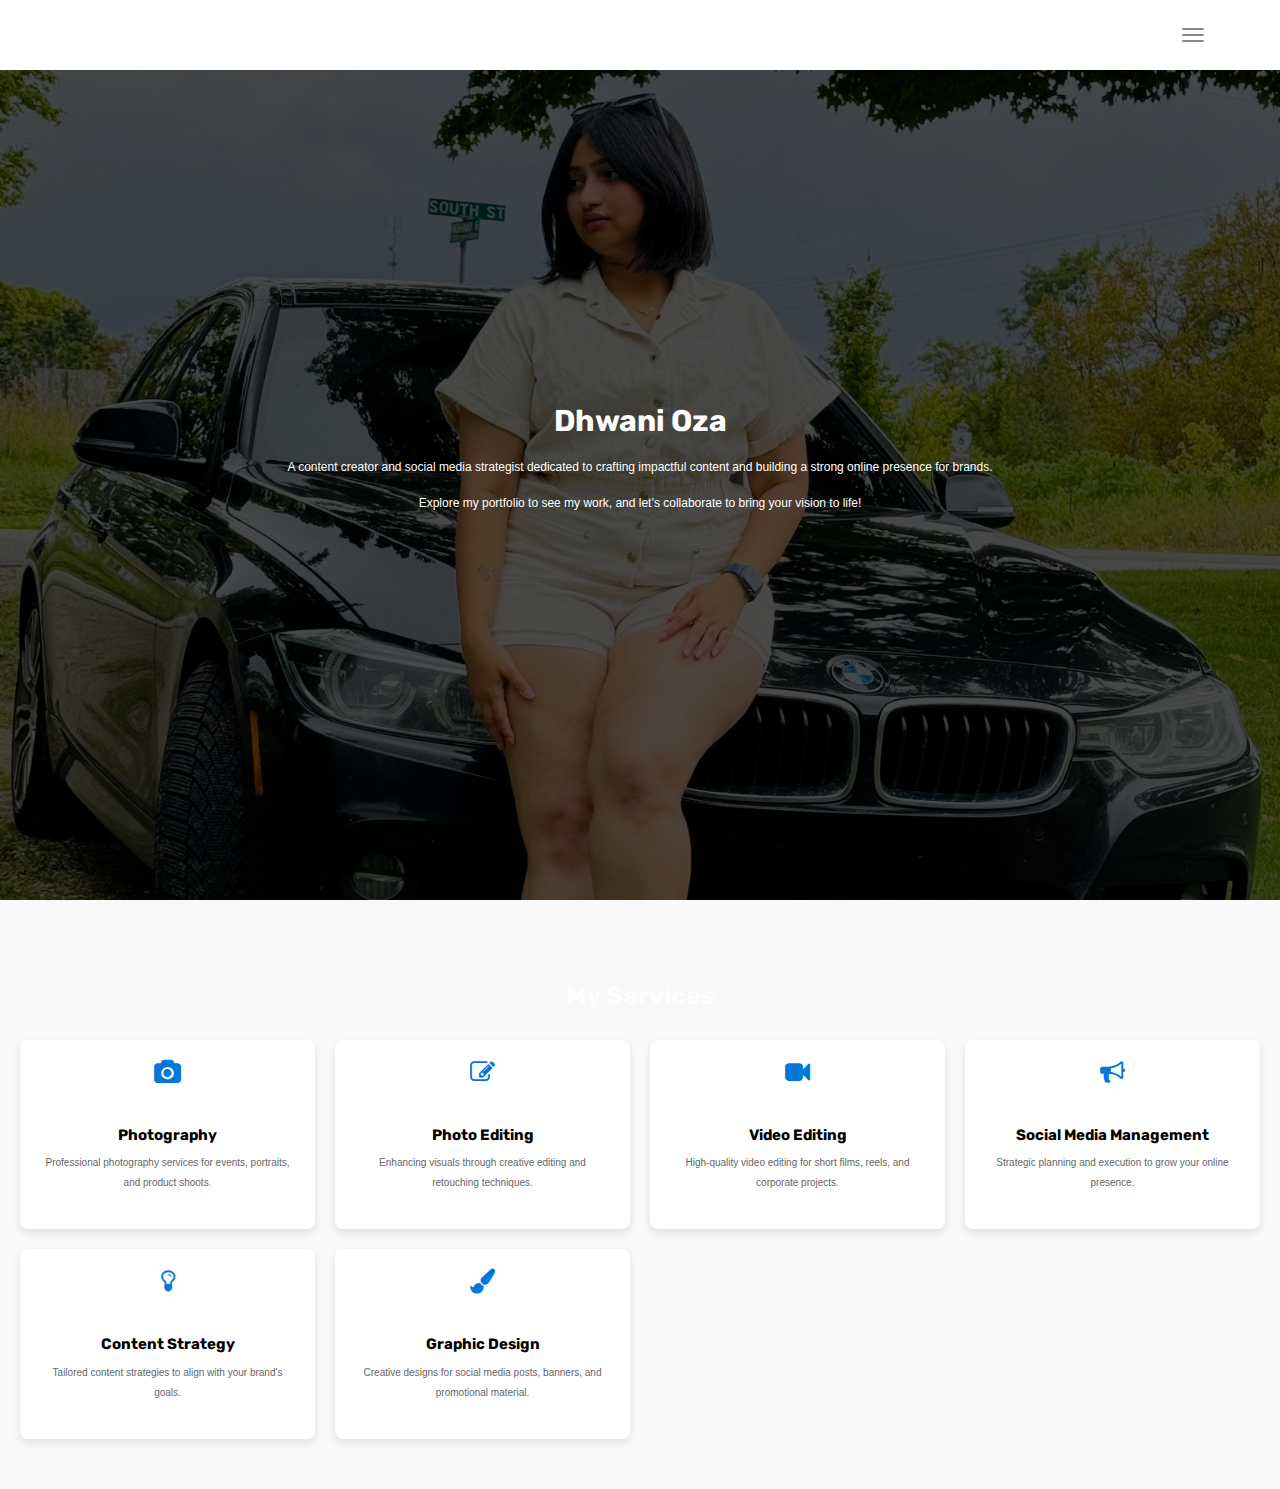
<file: index.html>
<!DOCTYPE html>
<html lang="en">

<head>
  <meta charset="UTF-8">
  <meta content="IE=edge" http-equiv="X-UA-Compatible">
  <meta content="width=device-width,initial-scale=1" name="viewport">
  <meta content="description" name="description">
  <meta name="google" content="notranslate" />
  <meta content="Mashup templates have been developped by Orson.io team" name="author">


  <meta name="msapplication-tap-highlight" content="no">

  <link rel="apple-touch-icon" sizes="180x180" href="./assets/apple-icon-180x180.png">
  <link href="./assets/favicon.ico" rel="icon">

  <title>Title page</title>

  <link href="./main.3da94fde.css" rel="stylesheet">
  <style>
    /* General Styles */
    body {
      margin: 0;
      padding: 0;
      font-family: Arial, sans-serif;
      color: #fffdfd;
    }

    /* Header Section
  header {
    text-align: center;
    padding: 20px;
    background-color: #fff;
    border-bottom: 1px solid #ddd;
  } */

    /* header nav ul {
    list-style: none;
    display: flex;
    justify-content: center;
    gap: 20px;
    margin: 0;
    padding: 0;
  } */

    /* header nav ul li a {
    text-decoration: none;
    color: #333;
    font-weight: bold;
  } */

    /* Hero Section */
    .hero-container {
      display: flex;
      align-items: center;
      justify-content: center;
      text-align: center;
      background: url('./assets/images/index.jpg') no-repeat center/cover;
      height: 100vh;
      color: white;
      position: relative;
    }

    .hero-container .overlay-gradient {
      position: absolute;
      top: 0;
      left: 0;
      right: 0;
      bottom: 0;
      background: rgba(0, 0, 0, 0.4);
    }

    .hero-container .text-content {
      z-index: 2;
    }

    .hero-container h1 {
      font-size: 3rem;
      font-weight: bold;
      margin-bottom: 20px;
    }

    .hero-container p {
      font-size: 1.2rem;
      line-height: 1.5;
    }

    /* Services Section */
    .services-container {
      padding: 50px 20px;
      text-align: center;
      background: #f9f9f9;
    }

    .services-container h2 {
      font-size: 2.5rem;
      margin-bottom: 30px;
      color: #fffdfd;
    }

    .services-grid {
      display: grid;
      grid-template-columns: repeat(auto-fit, minmax(250px, 1fr));
      gap: 20px;
      margin-top: 30px;
    }

    .service-item {
      background: #fff;
      padding: 20px;
      border-radius: 8px;
      box-shadow: 0 4px 8px rgba(0, 0, 0, 0.1);
      text-align: center;
    }

    .service-item h3 {
      font-size: 1.5rem;
      margin-bottom: 10px;
    }

    .service-item p {
      font-size: 1rem;
      color: #666;
    }

    .service-item i {
      font-size: 2.5rem;
      margin-bottom: 10px;
      color: #0078d7;
    }

    /* Footer */
    footer {
      text-align: center;
      padding: 20px;
      background-color: #333;
      color: white;
      margin-top: 50px;
    }
  </style>
</head>

<body>



  <header>
    <nav class="navbar navbar-fixed-top navbar-default">
      <div class="container">
        <button type="button" class="navbar-toggle">
          <span class="sr-only">Toggle navigation</span>
          <span class="icon-bar"></span>
          <span class="icon-bar"></span>
          <span class="icon-bar"></span>
        </button>

        <nav class="navbar-fullscreen" id="navbar-middle">
          <button type="button" class="close" aria-label="Close"><span aria-hidden="true">&times;</span></button>
          <ul class="navbar-fullscreen-links">
            <li><a href="./index.html" title="">Home</a></li>
            <li><a href="./project.html" title="">Project</a></li>
            <li><a href="./about.html" title="">About me</a></li>
            <li><a href="./components.html" title="">Connect</a></li>
          </ul>




        </nav>

      </div>
    </nav>

  </header>
  <section class="hero-container">
    <div class="overlay-gradient"></div>
    <div class="text-content">
      <h1 style="color: white;">Dhwani Oza</h1>
      <p>
        A content creator and social media strategist dedicated to crafting impactful content and building a strong
        online presence for brands.
        <br><br>
        Explore my portfolio to see my work, and let’s collaborate to bring your vision to life!
      </p>
    </div>
  </section>

  <!-- Services Section -->
  <section class="services-container">
    <h2>My Services</h2>
    <div class="services-grid">
      <div class="service-item">
        <i class="fa fa-camera"></i>
        <h3>Photography</h3>
        <p>Professional photography services for events, portraits, and product shoots.</p>
      </div>
      <div class="service-item">
        <i class="fa fa-edit"></i>
        <h3>Photo Editing</h3>
        <p>Enhancing visuals through creative editing and retouching techniques.</p>
      </div>
      <div class="service-item">
        <i class="fa fa-video-camera"></i>
        <h3>Video Editing</h3>
        <p>High-quality video editing for short films, reels, and corporate projects.</p>
      </div>
      <div class="service-item">
        <i class="fa fa-bullhorn"></i>
        <h3>Social Media Management</h3>
        <p>Strategic planning and execution to grow your online presence.</p>
      </div>
      <div class="service-item">
        <i class="fa fa-lightbulb-o"></i>
        <h3>Content Strategy</h3>
        <p>Tailored content strategies to align with your brand's goals.</p>
      </div>
      <div class="service-item">
        <i class="fa fa-paint-brush"></i>
        <h3>Graphic Design</h3>
        <p>Creative designs for social media posts, banners, and promotional material.</p>
      </div>
    </div>
  </section>

  <!-- <div class="hero-full-container background-image-container white-text-container" style="background-image:url('./assets/images/Screenshot 2025-01-04 at 6.39.10 PM.png'); background-position: top; height: 100vh; display: flex; justify-content: center; align-items: center; text-align: center; color: white; position: top;">
<!-- <div class="hero-full-container background-image-container white-text-container" 
    style="background-image: url('./assets/images/Picture3.png'); background-repeat: no-repeat; background-position: top;">-->


  <!--<div class="overlay-gradient"></div>
  <div class="container">
    <div class="row">
      <div class="col-xs-12 col-md-7 col-md-offset-1"> 
        <div class="hero-full-wrapper">
          <div class="text-content">
            <h1 style="text-align: center;">Dhwani Oza</h1>
            <p>A content creator and social media strategist dedicated to crafting impactful content and building strong online presence for brands.<br><br>

Explore my portfolio to see my work and let’s collaborate to bring your vision to life!</p>
          </div>
        </div>
      </div>
    </div>  
  </div>
</div> -->




  <script>
    document.addEventListener("DOMContentLoaded", function (event) {
      navbarFixedTopAnimation();
      closeMenuBeforeGoingToPage();
    });
  </script>




  <script>
    document.addEventListener("DOMContentLoaded", function (event) {
      navbarToggleSidebar();
      closeMenuBeforeGoingToPage();
      navActivePage();
    });
  </script>
  <script type="text/javascript" src="./main.4c6e144e.js"></script>

</body>

</html>
</file>
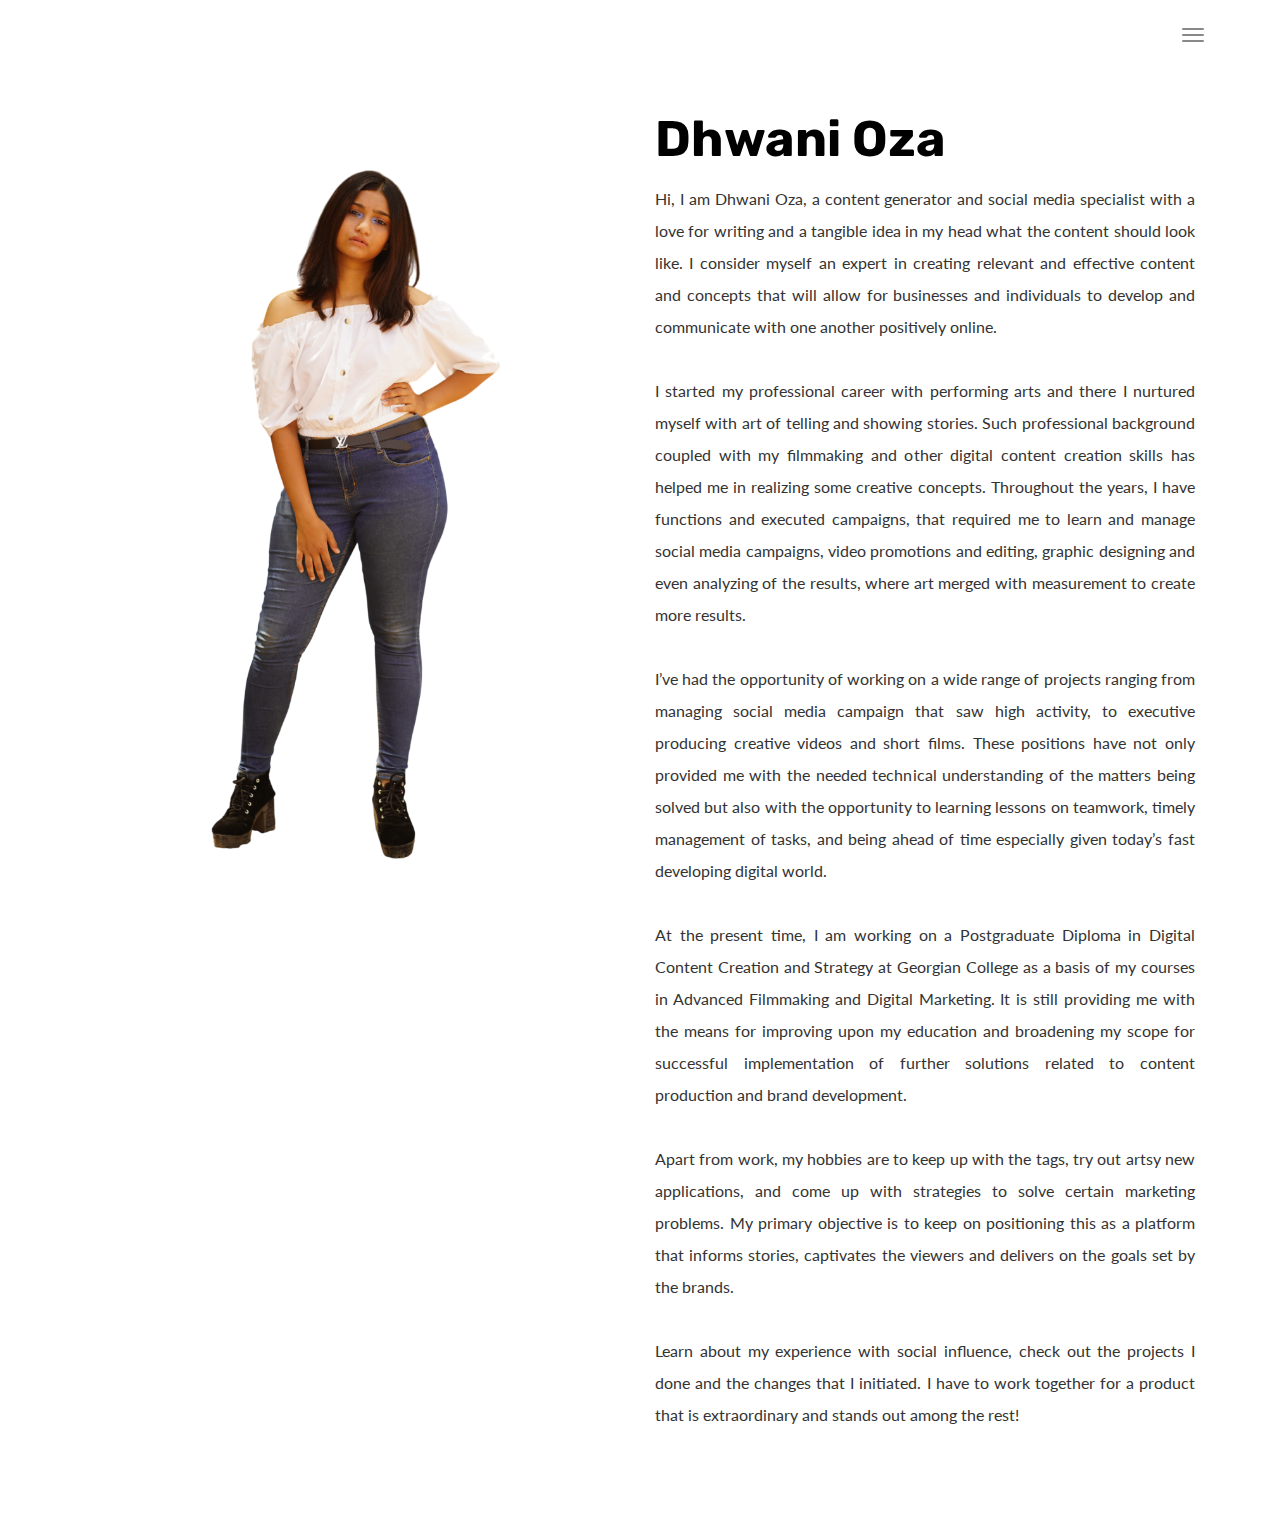
<file: about.html>
<!DOCTYPE html>
<html lang="en">

<head>
  <meta charset="UTF-8">
  <meta content="IE=edge" http-equiv="X-UA-Compatible">
  <meta content="width=device-width,initial-scale=1" name="viewport">
  <meta content="description" name="description">
  <meta name="google" content="notranslate" />
  <meta content="Mashup templates have been developped by Orson.io team" name="author">

  <!-- Disable tap highlight on IE -->
  <meta name="msapplication-tap-highlight" content="no">
  
  <link rel="apple-touch-icon" sizes="180x180" href="./assets/apple-icon-180x180.png">
  <link href="./assets/favicon.ico" rel="icon">
  
  <title>Title page</title>  

<link href="./main.3da94fde.css" rel="stylesheet">

</head>

<body>

<!-- Add your content of header -->

<header>
  <nav class="navbar navbar-fixed-top navbar-default">
    <div class="container">
        <button type="button" class="navbar-toggle">
          <span class="sr-only">Toggle navigation</span>
          <span class="icon-bar"></span>
          <span class="icon-bar"></span>
          <span class="icon-bar"></span>
        </button>
        
      <nav class="navbar-fullscreen" id="navbar-middle">
        <button type="button" class="close" aria-label="Close"><span aria-hidden="true">&times;</span></button>
        <ul class="navbar-fullscreen-links">
          <li><a href="./index.html" title="">Home</a></li>
          <li><a href="./project.html" title="">Project</a></li>
          <li><a href="./about.html" title="">About me</a></li>
          <li><a href="./components.html" title="">Connect</a></li>
        </ul>

        


      </nav> 
    
    </div>
  </nav>
</header>
<div class="section-container content-container">
    <div class="container">
        <div class="row">
            <div class="col-xs-12">
                <div class="col-md-6">
                    <img src="./assets/images/43318-Photoroom.png" style="width: 250%; height: auto;" class="img-responsive" alt=""> 
                </div>
                <div class="col-md-6">
                    <h1 >Dhwani Oza</h1>
                    <p style="text-align: justify;">Hi, I am Dhwani Oza, a content generator and social media specialist with a love for writing and a tangible idea in my head what the content should look like. I consider myself an expert in creating relevant and effective content and concepts that will allow for businesses and individuals to develop and communicate with one another positively online.<br><br>

I started my professional career with performing arts and there I nurtured myself with art of telling and showing stories. Such professional background coupled with my filmmaking and other digital content creation skills has helped me in realizing some creative concepts. Throughout the years, I have functions and executed campaigns, that required me to learn and manage social media campaigns, video promotions and editing, graphic designing and even analyzing of the results, where art merged with measurement to create more results.<br><br>

I’ve had the opportunity of working on a wide range of projects ranging from managing social media campaign that saw high activity, to executive producing creative videos and short films. These positions have not only provided me with the needed technical understanding of the matters being solved but also with the opportunity to learning lessons on teamwork, timely management of tasks, and being ahead of time especially given today’s fast developing digital world.<br><br>

At the present time, I am working on a Postgraduate Diploma in Digital Content Creation and Strategy at Georgian College as a basis of my courses in Advanced Filmmaking and Digital Marketing. It is still providing me with the means for improving upon my education and broadening my scope for successful implementation of further solutions related to content production and brand development.<br><br>

Apart from work, my hobbies are to keep up with the tags, try out artsy new applications, and come up with strategies to solve certain marketing problems. My primary objective is to keep on positioning this as a platform that informs stories, captivates the viewers and delivers on the goals set by the brands.<br><br>

Learn about my experience with social influence, check out the projects I done and the changes that I initiated. I have to work together for a product that is extraordinary and stands out among the rest!</p>

                    
                </div>
            </div>
        </div>
    </div>
</div>




<script>
    document.addEventListener("DOMContentLoaded", function (event) {
      navbarToggleSidebar();
      closeMenuBeforeGoingToPage();
      navActivePage();
    });
</script>
 <script type="text/javascript" src="./main.4c6e144e.js"></script></body>

</html>
</file>
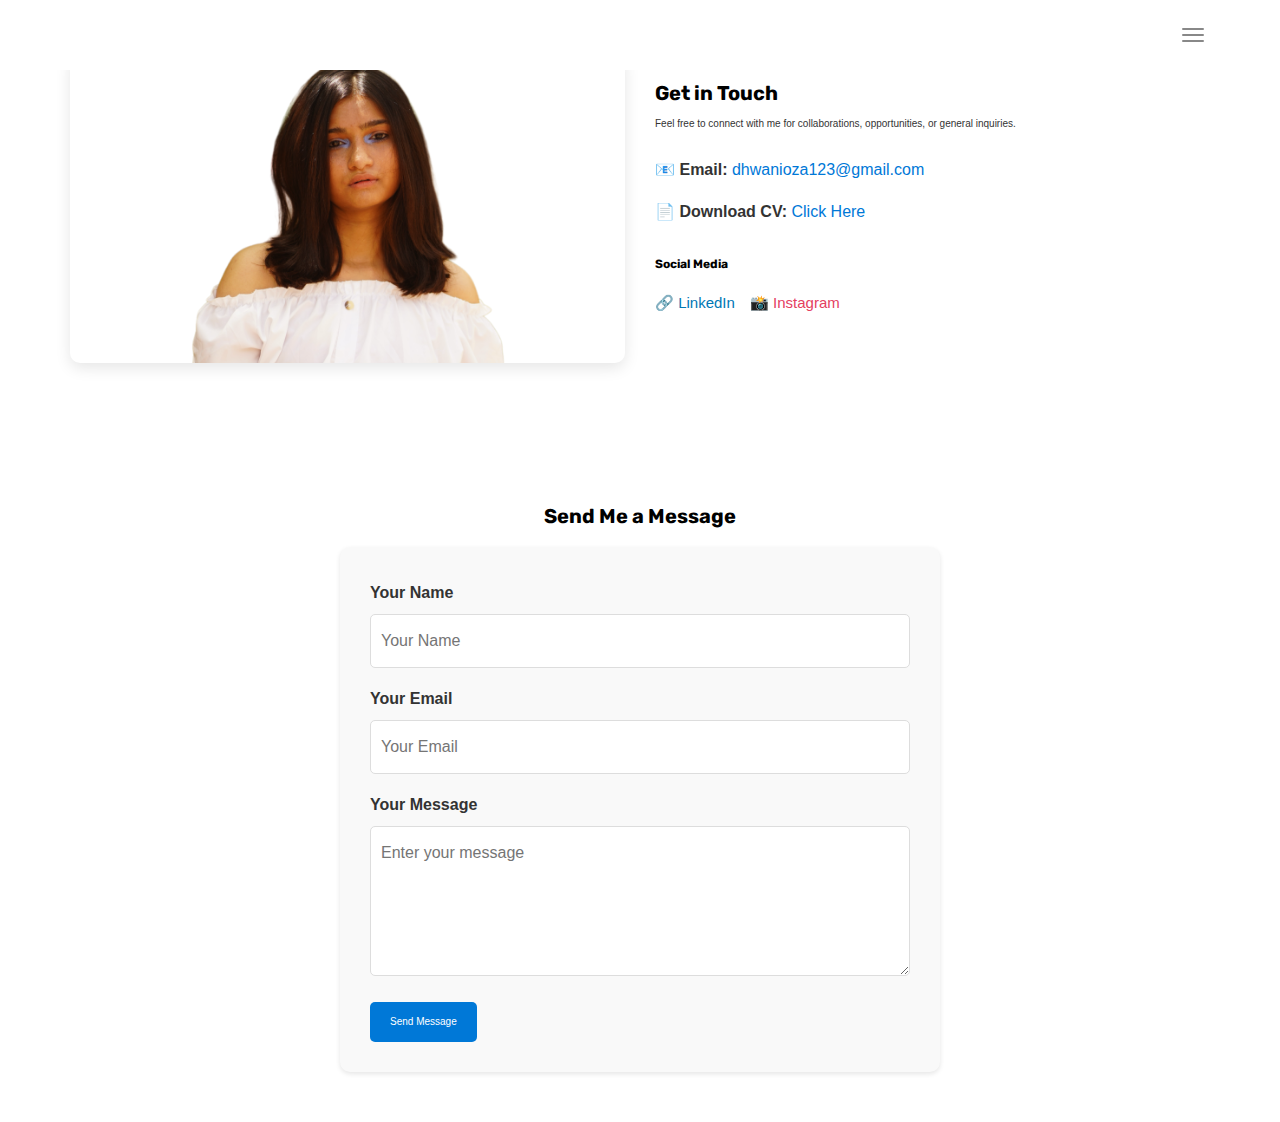
<file: contact.html>
<!DOCTYPE html>
<html lang="en">

<head>
  <meta charset="UTF-8">
  <meta content="IE=edge" http-equiv="X-UA-Compatible">
  <meta content="width=device-width,initial-scale=1" name="viewport">
  <meta content="description" name="description">
  <meta name="google" content="notranslate" />
  <meta content="Mashup templates have been developed by Orson.io team" name="author">

  <meta name="msapplication-tap-highlight" content="no">
  
  <link rel="apple-touch-icon" sizes="180x180" href="./assets/apple-icon-180x180.png">
  <link href="./assets/favicon.ico" rel="icon">
  
  <title>Connect with Dhwani Oza</title>  
  <link href="./main.3da94fde.css" rel="stylesheet">
</head>

<body style="
  margin: 0;
  padding: 0;
  font-family: Arial, sans-serif;
  color: #333;
  background-color: #fff;
">

  <!-- Header Section -->
  <header>
    <nav class="navbar navbar-fixed-top navbar-default">
      <div class="container">
        <button type="button" class="navbar-toggle">
          <span class="sr-only">Toggle navigation</span>
          <span class="icon-bar"></span>
          <span class="icon-bar"></span>
          <span class="icon-bar"></span>
        </button>
        
        <nav class="navbar-fullscreen" id="navbar-middle">
          <button type="button" class="close" aria-label="Close"><span aria-hidden="true">&times;</span></button>
          <ul class="navbar-fullscreen-links">
            <li><a href="./index.html" title="">Home</a></li>
            <li><a href="./project.html" title="">Project</a></li>
            <li><a href="./about.html" title="">About me</a></li>
            <li><a href="./components.html" title="">Components</a></li>
          </ul>
        </nav>
      </div>
    </nav>
  </header>

  <!-- Main Content Section -->
  <div class="section-container" style="padding: 50px 20px;">
    <div class="container">
      <div class="row">

        <!-- Left Side: Image -->
        <div class="col-xs-12 col-md-6" style="text-align: center; margin-bottom: 30px;">
          <div class="template-example">
            <img src="./assets/images/connect_me.png" alt="Connect with Me" style="
              width: 100%;
              height: auto;
              border-radius: 10px;
              box-shadow: 0 5px 15px rgba(0,0,0,0.1);
            ">
          </div>
        </div>

        <!-- Right Side: Contact Details -->
        <div class="col-xs-12 col-md-6">
          <div class="template-example">
            <h2 style="font-size: 2rem; margin-bottom: 10px;">Get in Touch</h2>
            <p style="font-size: 1rem; margin-bottom: 20px;">
              Feel free to connect with me for collaborations, opportunities, or general inquiries.
            </p>

            <ul style="list-style: none; padding: 0; margin-bottom: 30px;">
              <li style="margin-bottom: 10px;">
                📧 <strong>Email:</strong> 
                <a href="mailto:dhwanioza123@gmail.com" style="text-decoration: none; color: #0078d7;">dhwanioza123@gmail.com</a>
              </li>
              <li style="margin-bottom: 10px;">
                📄 <strong>Download CV:</strong> 
                <a href="#" style="text-decoration: none; color: #0078d7;">Click Here</a>
              </li>
            </ul>

            <h3 style="font-size: 1.2rem; margin-top: 20px;">Social Media</h3>
            <ul style="list-style: none; padding: 0; display: flex; gap: 15px; margin-top: 10px;">
              <li>
                <a href="https://www.linkedin.com" style="
                  text-decoration: none;
                  color: #0077b5;
                  font-size: 1.5rem;
                ">🔗 LinkedIn</a>
              </li>
              <li>
                <a href="https://www.instagram.com/dhwani.ozaa" style="
                  text-decoration: none;
                  color: #e4405f;
                  font-size: 1.5rem;
                ">📸 Instagram</a>
              </li>
            </ul>
          </div>
        </div>
      </div>

      <!-- Contact Form -->
      <div class="row" style="margin-top: 50px;">
        <div class="col-xs-12">
          <h2 style="font-size: 2rem; text-align: center; margin-bottom: 20px;">Send Me a Message</h2>
          <form style="
            max-width: 600px;
            margin: 0 auto;
            background: #f9f9f9;
            padding: 30px;
            border-radius: 10px;
            box-shadow: 0 2px 5px rgba(0,0,0,0.1);
          ">
            <div style="margin-bottom: 15px;">
              <label style="font-weight: bold;">Your Name</label>
              <input type="text" placeholder="Your Name" style="
                width: 100%;
                padding: 10px;
                border: 1px solid #ddd;
                border-radius: 5px;
              ">
            </div>
            <div style="margin-bottom: 15px;">
              <label style="font-weight: bold;">Your Email</label>
              <input type="email" placeholder="Your Email" style="
                width: 100%;
                padding: 10px;
                border: 1px solid #ddd;
                border-radius: 5px;
              ">
            </div>
            <div style="margin-bottom: 15px;">
              <label style="font-weight: bold;">Your Message</label>
              <textarea rows="4" placeholder="Enter your message" style="
                width: 100%;
                padding: 10px;
                border: 1px solid #ddd;
                border-radius: 5px;
              "></textarea>
            </div>
            <button type="submit" style="
              background: #0078d7;
              color: #fff;
              padding: 10px 20px;
              border: none;
              border-radius: 5px;
              font-size: 1rem;
              cursor: pointer;
            ">Send Message</button>
          </form>
        </div>
      </div>
    </div>
  </div>

  <script type="text/javascript" src="./main.4c6e144e.js"></script>
</body>

</html>
</file>
<file: main.3da94fde.css>
@import url(https://fonts.googleapis.com/css?family=Lato:300,700|Rubik:400,700);
@import url(https://maxcdn.bootstrapcdn.com/font-awesome/4.7.0/css/font-awesome.min.css);

/*!
 * Bootstrap v3.3.7 (http://getbootstrap.com)
 * Copyright 2011-2016 Twitter, Inc.
 * Licensed under MIT (https://github.com/twbs/bootstrap/blob/master/LICENSE)
 */
/*! normalize.css v3.0.3 | MIT License | github.com/necolas/normalize.css */
html {
    font-family: sans-serif;
    -ms-text-size-adjust: 100%;
    -webkit-text-size-adjust: 100%
}

body {
    margin: 0
}

article,
aside,
details,
figcaption,
figure,
footer,
header,
hgroup,
main,
menu,
nav,
section,
summary {
    display: block
}

audio,
canvas,
progress,
video {
    display: inline-block;
    vertical-align: baseline
}

audio:not([controls]) {
    display: none;
    height: 0
}

[hidden],
template {
    display: none
}

a {
    background-color: transparent
}

a:active,
a:hover {
    outline: 0
}

abbr[title] {
    border-bottom: 1px dotted
}

b,
strong {
    font-weight: 700
}

dfn {
    font-style: italic
}

h1 {
    font-size: 2em;
    margin: .67em 0
}

mark {
    background: #ff0;
    color: #000
}

small {
    font-size: 80%
}

sub,
sup {
    font-size: 75%;
    line-height: 0;
    position: relative;
    vertical-align: baseline
}

sup {
    top: -.5em
}

sub {
    bottom: -.25em
}

img {
    border: 0
}

svg:not(:root) {
    overflow: hidden
}

figure {
    margin: 1em 40px
}

hr {
    box-sizing: content-box;
    height: 0
}

pre {
    overflow: auto
}

code,
kbd,
pre,
samp {
    font-family: monospace, monospace;
    font-size: 1em
}

button,
input,
optgroup,
select,
textarea {
    color: inherit;
    font: inherit;
    margin: 0
}

button {
    overflow: visible
}

button,
select {
    text-transform: none
}

button,
html input[type=button],
input[type=reset],
input[type=submit] {
    -webkit-appearance: button;
    cursor: pointer
}

button[disabled],
html input[disabled] {
    cursor: default
}

button::-moz-focus-inner,
input::-moz-focus-inner {
    border: 0;
    padding: 0
}

input {
    line-height: normal
}

input[type=checkbox],
input[type=radio] {
    box-sizing: border-box;
    padding: 0
}

input[type=number]::-webkit-inner-spin-button,
input[type=number]::-webkit-outer-spin-button {
    height: auto
}

input[type=search] {
    -webkit-appearance: textfield;
    box-sizing: content-box
}

input[type=search]::-webkit-search-cancel-button,
input[type=search]::-webkit-search-decoration {
    -webkit-appearance: none
}

fieldset {
    border: 1px solid silver;
    margin: 0 2px;
    padding: .35em .625em .75em
}

textarea {
    overflow: auto
}

optgroup {
    font-weight: 700
}

table {
    border-collapse: collapse;
    border-spacing: 0
}

td,
th {
    padding: 0
}

/*! Source: https://github.com/h5bp/html5-boilerplate/blob/master/src/css/main.css */
@media print {

    *,
    :after,
    :before {
        background: transparent !important;
        color: #000 !important;
        box-shadow: none !important;
        text-shadow: none !important
    }

    a,
    a:visited {
        text-decoration: underline
    }

    a[href]:after {
        content: " (" attr(href) ")"
    }

    abbr[title]:after {
        content: " (" attr(title) ")"
    }

    a[href^="#"]:after,
    a[href^="javascript:"]:after {
        content: ""
    }

    blockquote,
    pre {
        border: 1px solid #999;
        page-break-inside: avoid
    }

    thead {
        display: table-header-group
    }

    img,
    tr {
        page-break-inside: avoid
    }

    img {
        max-width: 100% !important
    }

    h2,
    h3,
    p {
        orphans: 3;
        widows: 3
    }

    h2,
    h3 {
        page-break-after: avoid
    }

    .navbar {
        display: none
    }

    .btn>.caret,
    .dropup>.btn>.caret {
        border-top-color: #000 !important
    }

    .label {
        border: 1px solid #000
    }

    .table {
        border-collapse: collapse !important
    }

    .table td,
    .table th {
        background-color: #fff !important
    }

    .table-bordered td,
    .table-bordered th {
        border: 1px solid #ddd !important
    }
}

*,
:after,
:before {
    -webkit-box-sizing: border-box;
    -moz-box-sizing: border-box;
    box-sizing: border-box
}

html {
    font-size: 10px;
    -webkit-tap-highlight-color: transparent
}

body {
    font-family: Lato, Helvetica, Arial, sans-serif;
    font-size: 16px;
    line-height: 2;
    color: #333;
    background-color: #fff
}

button,
input,
select,
textarea {
    font-family: inherit;
    font-size: inherit;
    line-height: inherit
}

a {
    color: #333;
    text-decoration: none
}

a:focus,
a:hover {
    color: #0d0d0d;
    text-decoration: underline
}

a:focus {
    outline: 5px auto -webkit-focus-ring-color;
    outline-offset: -2px
}

figure {
    margin: 0
}

img {
    vertical-align: middle
}

.img-responsive {
    display: block;
    max-width: 100%;
    height: auto
}

.img-rounded {
    border-radius: 0
}

.img-thumbnail {
    padding: 4px;
    line-height: 2;
    background-color: #fff;
    border: 1px solid #ddd;
    border-radius: 0;
    -webkit-transition: all .2s ease-in-out;
    -o-transition: all .2s ease-in-out;
    transition: all .2s ease-in-out;
    display: inline-block;
    max-width: 100%;
    height: auto
}

.img-circle {
    border-radius: 50%
}

hr {
    margin-top: 32px;
    margin-bottom: 32px;
    border: 0;
    border-top: 1px solid #eee
}

.sr-only {
    position: absolute;
    width: 1px;
    height: 1px;
    margin: -1px;
    padding: 0;
    overflow: hidden;
    clip: rect(0, 0, 0, 0);
    border: 0
}

.sr-only-focusable:active,
.sr-only-focusable:focus {
    position: static;
    width: auto;
    height: auto;
    margin: 0;
    overflow: visible;
    clip: auto
}

[role=button] {
    cursor: pointer
}

.h1,
.h2,
.h3,
.h4,
.h5,
.h6,
h1,
h2,
h3,
h4,
h5,
h6 {
    font-family: Rubik, Helvetica, Arial, sans-serif;
    font-weight: 700;
    line-height: 1.1;
    color: #000
}

.h1 .small,
.h1 small,
.h2 .small,
.h2 small,
.h3 .small,
.h3 small,
.h4 .small,
.h4 small,
.h5 .small,
.h5 small,
.h6 .small,
.h6 small,
h1 .small,
h1 small,
h2 .small,
h2 small,
h3 .small,
h3 small,
h4 .small,
h4 small,
h5 .small,
h5 small,
h6 .small,
h6 small {
    font-weight: 400;
    line-height: 1;
    color: #777
}

.h1,
.h2,
.h3,
h1,
h2,
h3 {
    margin-top: 32px;
    margin-bottom: 16px
}

.h1 .small,
.h1 small,
.h2 .small,
.h2 small,
.h3 .small,
.h3 small,
h1 .small,
h1 small,
h2 .small,
h2 small,
h3 .small,
h3 small {
    font-size: 65%
}

.h4,
.h5,
.h6,
h4,
h5,
h6 {
    margin-top: 16px;
    margin-bottom: 16px
}

.h4 .small,
.h4 small,
.h5 .small,
.h5 small,
.h6 .small,
.h6 small,
h4 .small,
h4 small,
h5 .small,
h5 small,
h6 .small,
h6 small {
    font-size: 75%
}

.h1,
h1 {
    font-size: 50px
}

.h2,
h2 {
    font-size: 37px
}

.h3,
h3 {
    font-size: 29px
}

.h4,
h4 {
    font-size: 22px
}

.h5,
h5 {
    font-size: 16px
}

.h6,
h6 {
    font-size: 14px
}

p {
    margin: 0 0 16px
}

.lead {
    margin-bottom: 32px;
    font-size: 18px;
    font-weight: 300;
    line-height: 1.4
}

@media (min-width:768px) {
    .lead {
        font-size: 24px
    }
}

.small,
small {
    font-size: 87%
}

.mark,
mark {
    background-color: #fcf8e3;
    padding: .2em
}

.text-left {
    text-align: left
}

.text-right {
    text-align: right
}

.text-center {
    text-align: center
}

.text-justify {
    text-align: justify
}

.text-nowrap {
    white-space: nowrap
}

.text-lowercase {
    text-transform: lowercase
}

.initialism,
.text-uppercase {
    text-transform: uppercase
}

.text-capitalize {
    text-transform: capitalize
}

.text-muted {
    color: #777
}

.text-primary {
    color: #333
}

a.text-primary:focus,
a.text-primary:hover {
    color: #1a1a1a
}

.text-success {
    color: #fff
}

a.text-success:focus,
a.text-success:hover {
    color: #e6e6e6
}

.text-info {
    color: #31708f
}

a.text-info:focus,
a.text-info:hover {
    color: #245269
}

.text-warning {
    color: #8a6d3b
}

a.text-warning:focus,
a.text-warning:hover {
    color: #66512c
}

.text-danger {
    color: #fff
}

a.text-danger:focus,
a.text-danger:hover {
    color: #e6e6e6
}

.bg-primary {
    color: #fff;
    background-color: #333
}

a.bg-primary:focus,
a.bg-primary:hover {
    background-color: #1a1a1a
}

.bg-success {
    background-color: #684ad7
}

a.bg-success:focus,
a.bg-success:hover {
    background-color: #4b2bc3
}

.bg-info {
    background-color: #d9edf7
}

a.bg-info:focus,
a.bg-info:hover {
    background-color: #afd9ee
}

.bg-warning {
    background-color: #fcf8e3
}

a.bg-warning:focus,
a.bg-warning:hover {
    background-color: #f7ecb5
}

.bg-danger {
    background-color: #d9534f
}

a.bg-danger:focus,
a.bg-danger:hover {
    background-color: #c9302c
}

.page-header {
    padding-bottom: 15px;
    margin: 64px 0 32px;
    border-bottom: 1px solid #eee
}

ol,
ul {
    margin-top: 0;
    margin-bottom: 16px
}

ol ol,
ol ul,
ul ol,
ul ul {
    margin-bottom: 0
}

.list-inline,
.list-unstyled {
    padding-left: 0;
    list-style: none
}

.list-inline {
    margin-left: -5px
}

.list-inline>li {
    display: inline-block;
    padding-left: 5px;
    padding-right: 5px
}

dl {
    margin-top: 0;
    margin-bottom: 32px
}

dd,
dt {
    line-height: 2
}

dt {
    font-weight: 700
}

dd {
    margin-left: 0
}

.dl-horizontal dd:after,
.dl-horizontal dd:before {
    content: " ";
    display: table
}

.dl-horizontal dd:after {
    clear: both
}

@media (min-width:768px) {
    .dl-horizontal dt {
        float: left;
        width: 160px;
        clear: left;
        text-align: right;
        overflow: hidden;
        text-overflow: ellipsis;
        white-space: nowrap
    }

    .dl-horizontal dd {
        margin-left: 180px
    }
}

abbr[data-original-title],
abbr[title] {
    cursor: help;
    border-bottom: 1px dotted #777
}

.initialism {
    font-size: 90%
}

blockquote {
    padding: 16px 32px;
    margin: 0 0 32px;
    font-size: 20px;
    border-left: 5px solid #eee
}

blockquote ol:last-child,
blockquote p:last-child,
blockquote ul:last-child {
    margin-bottom: 0
}

blockquote .small,
blockquote footer,
blockquote small {
    display: block;
    font-size: 80%;
    line-height: 2;
    color: #777
}

blockquote .small:before,
blockquote footer:before,
blockquote small:before {
    content: "\2014   \A0"
}

.blockquote-reverse,
blockquote.pull-right {
    padding-right: 15px;
    padding-left: 0;
    border-right: 5px solid #eee;
    border-left: 0;
    text-align: right
}

.blockquote-reverse .small:before,
.blockquote-reverse footer:before,
.blockquote-reverse small:before,
blockquote.pull-right .small:before,
blockquote.pull-right footer:before,
blockquote.pull-right small:before {
    content: ""
}

.blockquote-reverse .small:after,
.blockquote-reverse footer:after,
.blockquote-reverse small:after,
blockquote.pull-right .small:after,
blockquote.pull-right footer:after,
blockquote.pull-right small:after {
    content: "\A0   \2014"
}

address {
    margin-bottom: 32px;
    font-style: normal;
    line-height: 2
}

code,
kbd,
pre,
samp {
    font-family: Menlo, Monaco, Consolas, Courier New, monospace
}

code {
    color: #c7254e;
    background-color: #f9f2f4
}

code,
kbd {
    padding: 2px 4px;
    font-size: 90%;
    border-radius: 0
}

kbd {
    color: #fff;
    background-color: #333;
    box-shadow: inset 0 -1px 0 rgba(0, 0, 0, .25)
}

kbd kbd {
    padding: 0;
    font-size: 100%;
    font-weight: 700;
    box-shadow: none
}

pre {
    display: block;
    padding: 15.5px;
    margin: 0 0 16px;
    font-size: 15px;
    line-height: 2;
    word-break: break-all;
    word-wrap: break-word;
    color: #333;
    background-color: #f5f5f5;
    border: 1px solid #ccc;
    border-radius: 0
}

pre code {
    padding: 0;
    font-size: inherit;
    color: inherit;
    white-space: pre-wrap;
    background-color: transparent;
    border-radius: 0
}

.pre-scrollable {
    max-height: 340px;
    overflow-y: scroll
}

.container {
    margin-right: auto;
    margin-left: auto;
    padding-left: 15px;
    padding-right: 15px
}

.container:after,
.container:before {
    content: " ";
    display: table
}

.container:after {
    clear: both
}

@media (min-width:768px) {
    .container {
        width: 750px
    }
}

@media (min-width:992px) {
    .container {
        width: 970px
    }
}

@media (min-width:1200px) {
    .container {
        width: 1170px
    }
}

.container-fluid {
    margin-right: auto;
    margin-left: auto;
    padding-left: 15px;
    padding-right: 15px
}

.container-fluid:after,
.container-fluid:before {
    content: " ";
    display: table
}

.container-fluid:after {
    clear: both
}

.row {
    margin-left: -15px;
    margin-right: -15px
}

.row:after,
.row:before {
    content: " ";
    display: table
}

.row:after {
    clear: both
}

.col-lg-1,
.col-lg-2,
.col-lg-3,
.col-lg-4,
.col-lg-5,
.col-lg-6,
.col-lg-7,
.col-lg-8,
.col-lg-9,
.col-lg-10,
.col-lg-11,
.col-lg-12,
.col-md-1,
.col-md-2,
.col-md-3,
.col-md-4,
.col-md-5,
.col-md-6,
.col-md-7,
.col-md-8,
.col-md-9,
.col-md-10,
.col-md-11,
.col-md-12,
.col-sm-1,
.col-sm-2,
.col-sm-3,
.col-sm-4,
.col-sm-5,
.col-sm-6,
.col-sm-7,
.col-sm-8,
.col-sm-9,
.col-sm-10,
.col-sm-11,
.col-sm-12,
.col-xs-1,
.col-xs-2,
.col-xs-3,
.col-xs-4,
.col-xs-5,
.col-xs-6,
.col-xs-7,
.col-xs-8,
.col-xs-9,
.col-xs-10,
.col-xs-11,
.col-xs-12 {
    position: relative;
    min-height: 1px;
    padding-left: 15px;
    padding-right: 15px
}

.col-xs-1,
.col-xs-2,
.col-xs-3,
.col-xs-4,
.col-xs-5,
.col-xs-6,
.col-xs-7,
.col-xs-8,
.col-xs-9,
.col-xs-10,
.col-xs-11,
.col-xs-12 {
    float: left
}

.col-xs-1 {
    width: 8.33333%
}

.col-xs-2 {
    width: 16.66667%
}

.col-xs-3 {
    width: 25%
}

.col-xs-4 {
    width: 33.33333%
}

.col-xs-5 {
    width: 41.66667%
}

.col-xs-6 {
    width: 50%
}

.col-xs-7 {
    width: 58.33333%
}

.col-xs-8 {
    width: 66.66667%
}

.col-xs-9 {
    width: 75%
}

.col-xs-10 {
    width: 83.33333%
}

.col-xs-11 {
    width: 91.66667%
}

.col-xs-12 {
    width: 100%
}

.col-xs-pull-0 {
    right: auto
}

.col-xs-pull-1 {
    right: 8.33333%
}

.col-xs-pull-2 {
    right: 16.66667%
}

.col-xs-pull-3 {
    right: 25%
}

.col-xs-pull-4 {
    right: 33.33333%
}

.col-xs-pull-5 {
    right: 41.66667%
}

.col-xs-pull-6 {
    right: 50%
}

.col-xs-pull-7 {
    right: 58.33333%
}

.col-xs-pull-8 {
    right: 66.66667%
}

.col-xs-pull-9 {
    right: 75%
}

.col-xs-pull-10 {
    right: 83.33333%
}

.col-xs-pull-11 {
    right: 91.66667%
}

.col-xs-pull-12 {
    right: 100%
}

.col-xs-push-0 {
    left: auto
}

.col-xs-push-1 {
    left: 8.33333%
}

.col-xs-push-2 {
    left: 16.66667%
}

.col-xs-push-3 {
    left: 25%
}

.col-xs-push-4 {
    left: 33.33333%
}

.col-xs-push-5 {
    left: 41.66667%
}

.col-xs-push-6 {
    left: 50%
}

.col-xs-push-7 {
    left: 58.33333%
}

.col-xs-push-8 {
    left: 66.66667%
}

.col-xs-push-9 {
    left: 75%
}

.col-xs-push-10 {
    left: 83.33333%
}

.col-xs-push-11 {
    left: 91.66667%
}

.col-xs-push-12 {
    left: 100%
}

.col-xs-offset-0 {
    margin-left: 0
}

.col-xs-offset-1 {
    margin-left: 8.33333%
}

.col-xs-offset-2 {
    margin-left: 16.66667%
}

.col-xs-offset-3 {
    margin-left: 25%
}

.col-xs-offset-4 {
    margin-left: 33.33333%
}

.col-xs-offset-5 {
    margin-left: 41.66667%
}

.col-xs-offset-6 {
    margin-left: 50%
}

.col-xs-offset-7 {
    margin-left: 58.33333%
}

.col-xs-offset-8 {
    margin-left: 66.66667%
}

.col-xs-offset-9 {
    margin-left: 75%
}

.col-xs-offset-10 {
    margin-left: 83.33333%
}

.col-xs-offset-11 {
    margin-left: 91.66667%
}

.col-xs-offset-12 {
    margin-left: 100%
}

@media (min-width:768px) {

    .col-sm-1,
    .col-sm-2,
    .col-sm-3,
    .col-sm-4,
    .col-sm-5,
    .col-sm-6,
    .col-sm-7,
    .col-sm-8,
    .col-sm-9,
    .col-sm-10,
    .col-sm-11,
    .col-sm-12 {
        float: left
    }

    .col-sm-1 {
        width: 8.33333%
    }

    .col-sm-2 {
        width: 16.66667%
    }

    .col-sm-3 {
        width: 25%
    }

    .col-sm-4 {
        width: 33.33333%
    }

    .col-sm-5 {
        width: 41.66667%
    }

    .col-sm-6 {
        width: 50%
    }

    .col-sm-7 {
        width: 58.33333%
    }

    .col-sm-8 {
        width: 66.66667%
    }

    .col-sm-9 {
        width: 75%
    }

    .col-sm-10 {
        width: 83.33333%
    }

    .col-sm-11 {
        width: 91.66667%
    }

    .col-sm-12 {
        width: 100%
    }

    .col-sm-pull-0 {
        right: auto
    }

    .col-sm-pull-1 {
        right: 8.33333%
    }

    .col-sm-pull-2 {
        right: 16.66667%
    }

    .col-sm-pull-3 {
        right: 25%
    }

    .col-sm-pull-4 {
        right: 33.33333%
    }

    .col-sm-pull-5 {
        right: 41.66667%
    }

    .col-sm-pull-6 {
        right: 50%
    }

    .col-sm-pull-7 {
        right: 58.33333%
    }

    .col-sm-pull-8 {
        right: 66.66667%
    }

    .col-sm-pull-9 {
        right: 75%
    }

    .col-sm-pull-10 {
        right: 83.33333%
    }

    .col-sm-pull-11 {
        right: 91.66667%
    }

    .col-sm-pull-12 {
        right: 100%
    }

    .col-sm-push-0 {
        left: auto
    }

    .col-sm-push-1 {
        left: 8.33333%
    }

    .col-sm-push-2 {
        left: 16.66667%
    }

    .col-sm-push-3 {
        left: 25%
    }

    .col-sm-push-4 {
        left: 33.33333%
    }

    .col-sm-push-5 {
        left: 41.66667%
    }

    .col-sm-push-6 {
        left: 50%
    }

    .col-sm-push-7 {
        left: 58.33333%
    }

    .col-sm-push-8 {
        left: 66.66667%
    }

    .col-sm-push-9 {
        left: 75%
    }

    .col-sm-push-10 {
        left: 83.33333%
    }

    .col-sm-push-11 {
        left: 91.66667%
    }

    .col-sm-push-12 {
        left: 100%
    }

    .col-sm-offset-0 {
        margin-left: 0
    }

    .col-sm-offset-1 {
        margin-left: 8.33333%
    }

    .col-sm-offset-2 {
        margin-left: 16.66667%
    }

    .col-sm-offset-3 {
        margin-left: 25%
    }

    .col-sm-offset-4 {
        margin-left: 33.33333%
    }

    .col-sm-offset-5 {
        margin-left: 41.66667%
    }

    .col-sm-offset-6 {
        margin-left: 50%
    }

    .col-sm-offset-7 {
        margin-left: 58.33333%
    }

    .col-sm-offset-8 {
        margin-left: 66.66667%
    }

    .col-sm-offset-9 {
        margin-left: 75%
    }

    .col-sm-offset-10 {
        margin-left: 83.33333%
    }

    .col-sm-offset-11 {
        margin-left: 91.66667%
    }

    .col-sm-offset-12 {
        margin-left: 100%
    }
}

@media (min-width:992px) {

    .col-md-1,
    .col-md-2,
    .col-md-3,
    .col-md-4,
    .col-md-5,
    .col-md-6,
    .col-md-7,
    .col-md-8,
    .col-md-9,
    .col-md-10,
    .col-md-11,
    .col-md-12 {
        float: left
    }

    .col-md-1 {
        width: 8.33333%
    }

    .col-md-2 {
        width: 16.66667%
    }

    .col-md-3 {
        width: 25%
    }

    .col-md-4 {
        width: 33.33333%
    }

    .col-md-5 {
        width: 41.66667%
    }

    .col-md-6 {
        width: 50%
    }

    .col-md-7 {
        width: 58.33333%
    }

    .col-md-8 {
        width: 66.66667%
    }

    .col-md-9 {
        width: 75%
    }

    .col-md-10 {
        width: 83.33333%
    }

    .col-md-11 {
        width: 91.66667%
    }

    .col-md-12 {
        width: 100%
    }

    .col-md-pull-0 {
        right: auto
    }

    .col-md-pull-1 {
        right: 8.33333%
    }

    .col-md-pull-2 {
        right: 16.66667%
    }

    .col-md-pull-3 {
        right: 25%
    }

    .col-md-pull-4 {
        right: 33.33333%
    }

    .col-md-pull-5 {
        right: 41.66667%
    }

    .col-md-pull-6 {
        right: 50%
    }

    .col-md-pull-7 {
        right: 58.33333%
    }

    .col-md-pull-8 {
        right: 66.66667%
    }

    .col-md-pull-9 {
        right: 75%
    }

    .col-md-pull-10 {
        right: 83.33333%
    }

    .col-md-pull-11 {
        right: 91.66667%
    }

    .col-md-pull-12 {
        right: 100%
    }

    .col-md-push-0 {
        left: auto
    }

    .col-md-push-1 {
        left: 8.33333%
    }

    .col-md-push-2 {
        left: 16.66667%
    }

    .col-md-push-3 {
        left: 25%
    }

    .col-md-push-4 {
        left: 33.33333%
    }

    .col-md-push-5 {
        left: 41.66667%
    }

    .col-md-push-6 {
        left: 50%
    }

    .col-md-push-7 {
        left: 58.33333%
    }

    .col-md-push-8 {
        left: 66.66667%
    }

    .col-md-push-9 {
        left: 75%
    }

    .col-md-push-10 {
        left: 83.33333%
    }

    .col-md-push-11 {
        left: 91.66667%
    }

    .col-md-push-12 {
        left: 100%
    }

    .col-md-offset-0 {
        margin-left: 0
    }

    .col-md-offset-1 {
        margin-left: 8.33333%
    }

    .col-md-offset-2 {
        margin-left: 16.66667%
    }

    .col-md-offset-3 {
        margin-left: 25%
    }

    .col-md-offset-4 {
        margin-left: 33.33333%
    }

    .col-md-offset-5 {
        margin-left: 41.66667%
    }

    .col-md-offset-6 {
        margin-left: 50%
    }

    .col-md-offset-7 {
        margin-left: 58.33333%
    }

    .col-md-offset-8 {
        margin-left: 66.66667%
    }

    .col-md-offset-9 {
        margin-left: 75%
    }

    .col-md-offset-10 {
        margin-left: 83.33333%
    }

    .col-md-offset-11 {
        margin-left: 91.66667%
    }

    .col-md-offset-12 {
        margin-left: 100%
    }
}

@media (min-width:1200px) {

    .col-lg-1,
    .col-lg-2,
    .col-lg-3,
    .col-lg-4,
    .col-lg-5,
    .col-lg-6,
    .col-lg-7,
    .col-lg-8,
    .col-lg-9,
    .col-lg-10,
    .col-lg-11,
    .col-lg-12 {
        float: left
    }

    .col-lg-1 {
        width: 8.33333%
    }

    .col-lg-2 {
        width: 16.66667%
    }

    .col-lg-3 {
        width: 25%
    }

    .col-lg-4 {
        width: 33.33333%
    }

    .col-lg-5 {
        width: 41.66667%
    }

    .col-lg-6 {
        width: 50%
    }

    .col-lg-7 {
        width: 58.33333%
    }

    .col-lg-8 {
        width: 66.66667%
    }

    .col-lg-9 {
        width: 75%
    }

    .col-lg-10 {
        width: 83.33333%
    }

    .col-lg-11 {
        width: 91.66667%
    }

    .col-lg-12 {
        width: 100%
    }

    .col-lg-pull-0 {
        right: auto
    }

    .col-lg-pull-1 {
        right: 8.33333%
    }

    .col-lg-pull-2 {
        right: 16.66667%
    }

    .col-lg-pull-3 {
        right: 25%
    }

    .col-lg-pull-4 {
        right: 33.33333%
    }

    .col-lg-pull-5 {
        right: 41.66667%
    }

    .col-lg-pull-6 {
        right: 50%
    }

    .col-lg-pull-7 {
        right: 58.33333%
    }

    .col-lg-pull-8 {
        right: 66.66667%
    }

    .col-lg-pull-9 {
        right: 75%
    }

    .col-lg-pull-10 {
        right: 83.33333%
    }

    .col-lg-pull-11 {
        right: 91.66667%
    }

    .col-lg-pull-12 {
        right: 100%
    }

    .col-lg-push-0 {
        left: auto
    }

    .col-lg-push-1 {
        left: 8.33333%
    }

    .col-lg-push-2 {
        left: 16.66667%
    }

    .col-lg-push-3 {
        left: 25%
    }

    .col-lg-push-4 {
        left: 33.33333%
    }

    .col-lg-push-5 {
        left: 41.66667%
    }

    .col-lg-push-6 {
        left: 50%
    }

    .col-lg-push-7 {
        left: 58.33333%
    }

    .col-lg-push-8 {
        left: 66.66667%
    }

    .col-lg-push-9 {
        left: 75%
    }

    .col-lg-push-10 {
        left: 83.33333%
    }

    .col-lg-push-11 {
        left: 91.66667%
    }

    .col-lg-push-12 {
        left: 100%
    }

    .col-lg-offset-0 {
        margin-left: 0
    }

    .col-lg-offset-1 {
        margin-left: 8.33333%
    }

    .col-lg-offset-2 {
        margin-left: 16.66667%
    }

    .col-lg-offset-3 {
        margin-left: 25%
    }

    .col-lg-offset-4 {
        margin-left: 33.33333%
    }

    .col-lg-offset-5 {
        margin-left: 41.66667%
    }

    .col-lg-offset-6 {
        margin-left: 50%
    }

    .col-lg-offset-7 {
        margin-left: 58.33333%
    }

    .col-lg-offset-8 {
        margin-left: 66.66667%
    }

    .col-lg-offset-9 {
        margin-left: 75%
    }

    .col-lg-offset-10 {
        margin-left: 83.33333%
    }

    .col-lg-offset-11 {
        margin-left: 91.66667%
    }

    .col-lg-offset-12 {
        margin-left: 100%
    }
}

table {
    background-color: transparent
}

caption {
    padding-top: 8px;
    padding-bottom: 8px;
    color: #777
}

caption,
th {
    text-align: left
}

.table {
    width: 100%;
    max-width: 100%;
    margin-bottom: 32px
}

.table>tbody>tr>td,
.table>tbody>tr>th,
.table>tfoot>tr>td,
.table>tfoot>tr>th,
.table>thead>tr>td,
.table>thead>tr>th {
    padding: 8px;
    line-height: 2;
    vertical-align: top;
    border-top: 1px solid #ddd
}

.table>thead>tr>th {
    vertical-align: bottom;
    border-bottom: 2px solid #ddd
}

.table>caption+thead>tr:first-child>td,
.table>caption+thead>tr:first-child>th,
.table>colgroup+thead>tr:first-child>td,
.table>colgroup+thead>tr:first-child>th,
.table>thead:first-child>tr:first-child>td,
.table>thead:first-child>tr:first-child>th {
    border-top: 0
}

.table>tbody+tbody {
    border-top: 2px solid #ddd
}

.table .table {
    background-color: #fff
}

.table-condensed>tbody>tr>td,
.table-condensed>tbody>tr>th,
.table-condensed>tfoot>tr>td,
.table-condensed>tfoot>tr>th,
.table-condensed>thead>tr>td,
.table-condensed>thead>tr>th {
    padding: 5px
}

.table-bordered,
.table-bordered>tbody>tr>td,
.table-bordered>tbody>tr>th,
.table-bordered>tfoot>tr>td,
.table-bordered>tfoot>tr>th,
.table-bordered>thead>tr>td,
.table-bordered>thead>tr>th {
    border: 1px solid #ddd
}

.table-bordered>thead>tr>td,
.table-bordered>thead>tr>th {
    border-bottom-width: 2px
}

.table-striped>tbody>tr:nth-of-type(odd) {
    background-color: #f9f9f9
}

.table-hover>tbody>tr:hover {
    background-color: #f5f5f5
}

table col[class*=col-] {
    position: static;
    float: none;
    display: table-column
}

table td[class*=col-],
table th[class*=col-] {
    position: static;
    float: none;
    display: table-cell
}

.table>tbody>tr.active>td,
.table>tbody>tr.active>th,
.table>tbody>tr>td.active,
.table>tbody>tr>th.active,
.table>tfoot>tr.active>td,
.table>tfoot>tr.active>th,
.table>tfoot>tr>td.active,
.table>tfoot>tr>th.active,
.table>thead>tr.active>td,
.table>thead>tr.active>th,
.table>thead>tr>td.active,
.table>thead>tr>th.active {
    background-color: #f5f5f5
}

.table-hover>tbody>tr.active:hover>td,
.table-hover>tbody>tr.active:hover>th,
.table-hover>tbody>tr:hover>.active,
.table-hover>tbody>tr>td.active:hover,
.table-hover>tbody>tr>th.active:hover {
    background-color: #e8e8e8
}

.table>tbody>tr.success>td,
.table>tbody>tr.success>th,
.table>tbody>tr>td.success,
.table>tbody>tr>th.success,
.table>tfoot>tr.success>td,
.table>tfoot>tr.success>th,
.table>tfoot>tr>td.success,
.table>tfoot>tr>th.success,
.table>thead>tr.success>td,
.table>thead>tr.success>th,
.table>thead>tr>td.success,
.table>thead>tr>th.success {
    background-color: #684ad7
}

.table-hover>tbody>tr.success:hover>td,
.table-hover>tbody>tr.success:hover>th,
.table-hover>tbody>tr:hover>.success,
.table-hover>tbody>tr>td.success:hover,
.table-hover>tbody>tr>th.success:hover {
    background-color: #5735d2
}

.table>tbody>tr.info>td,
.table>tbody>tr.info>th,
.table>tbody>tr>td.info,
.table>tbody>tr>th.info,
.table>tfoot>tr.info>td,
.table>tfoot>tr.info>th,
.table>tfoot>tr>td.info,
.table>tfoot>tr>th.info,
.table>thead>tr.info>td,
.table>thead>tr.info>th,
.table>thead>tr>td.info,
.table>thead>tr>th.info {
    background-color: #d9edf7
}

.table-hover>tbody>tr.info:hover>td,
.table-hover>tbody>tr.info:hover>th,
.table-hover>tbody>tr:hover>.info,
.table-hover>tbody>tr>td.info:hover,
.table-hover>tbody>tr>th.info:hover {
    background-color: #c4e3f3
}

.table>tbody>tr.warning>td,
.table>tbody>tr.warning>th,
.table>tbody>tr>td.warning,
.table>tbody>tr>th.warning,
.table>tfoot>tr.warning>td,
.table>tfoot>tr.warning>th,
.table>tfoot>tr>td.warning,
.table>tfoot>tr>th.warning,
.table>thead>tr.warning>td,
.table>thead>tr.warning>th,
.table>thead>tr>td.warning,
.table>thead>tr>th.warning {
    background-color: #fcf8e3
}

.table-hover>tbody>tr.warning:hover>td,
.table-hover>tbody>tr.warning:hover>th,
.table-hover>tbody>tr:hover>.warning,
.table-hover>tbody>tr>td.warning:hover,
.table-hover>tbody>tr>th.warning:hover {
    background-color: #faf2cc
}

.table>tbody>tr.danger>td,
.table>tbody>tr.danger>th,
.table>tbody>tr>td.danger,
.table>tbody>tr>th.danger,
.table>tfoot>tr.danger>td,
.table>tfoot>tr.danger>th,
.table>tfoot>tr>td.danger,
.table>tfoot>tr>th.danger,
.table>thead>tr.danger>td,
.table>thead>tr.danger>th,
.table>thead>tr>td.danger,
.table>thead>tr>th.danger {
    background-color: #d9534f
}

.table-hover>tbody>tr.danger:hover>td,
.table-hover>tbody>tr.danger:hover>th,
.table-hover>tbody>tr:hover>.danger,
.table-hover>tbody>tr>td.danger:hover,
.table-hover>tbody>tr>th.danger:hover {
    background-color: #d43f3a
}

.table-responsive {
    overflow-x: auto;
    min-height: .01%
}

@media screen and (max-width:767px) {
    .table-responsive {
        width: 100%;
        margin-bottom: 24px;
        overflow-y: hidden;
        -ms-overflow-style: -ms-autohiding-scrollbar;
        border: 1px solid #ddd
    }

    .table-responsive>.table {
        margin-bottom: 0
    }

    .table-responsive>.table>tbody>tr>td,
    .table-responsive>.table>tbody>tr>th,
    .table-responsive>.table>tfoot>tr>td,
    .table-responsive>.table>tfoot>tr>th,
    .table-responsive>.table>thead>tr>td,
    .table-responsive>.table>thead>tr>th {
        white-space: nowrap
    }

    .table-responsive>.table-bordered {
        border: 0
    }

    .table-responsive>.table-bordered>tbody>tr>td:first-child,
    .table-responsive>.table-bordered>tbody>tr>th:first-child,
    .table-responsive>.table-bordered>tfoot>tr>td:first-child,
    .table-responsive>.table-bordered>tfoot>tr>th:first-child,
    .table-responsive>.table-bordered>thead>tr>td:first-child,
    .table-responsive>.table-bordered>thead>tr>th:first-child {
        border-left: 0
    }

    .table-responsive>.table-bordered>tbody>tr>td:last-child,
    .table-responsive>.table-bordered>tbody>tr>th:last-child,
    .table-responsive>.table-bordered>tfoot>tr>td:last-child,
    .table-responsive>.table-bordered>tfoot>tr>th:last-child,
    .table-responsive>.table-bordered>thead>tr>td:last-child,
    .table-responsive>.table-bordered>thead>tr>th:last-child {
        border-right: 0
    }

    .table-responsive>.table-bordered>tbody>tr:last-child>td,
    .table-responsive>.table-bordered>tbody>tr:last-child>th,
    .table-responsive>.table-bordered>tfoot>tr:last-child>td,
    .table-responsive>.table-bordered>tfoot>tr:last-child>th {
        border-bottom: 0
    }
}

fieldset {
    margin: 0;
    min-width: 0
}

fieldset,
legend {
    padding: 0;
    border: 0
}

legend {
    display: block;
    width: 100%;
    margin-bottom: 32px;
    font-size: 24px;
    line-height: inherit;
    color: #333;
    border-bottom: 1px solid #e5e5e5
}

label {
    display: inline-block;
    max-width: 100%;
    margin-bottom: 5px;
    font-weight: 700
}

input[type=search] {
    -webkit-box-sizing: border-box;
    -moz-box-sizing: border-box;
    box-sizing: border-box
}

input[type=checkbox],
input[type=radio] {
    margin: 4px 0 0;
    margin-top: 1px\9;
    line-height: normal
}

input[type=file] {
    display: block
}

input[type=range] {
    display: block;
    width: 100%
}

select[multiple],
select[size] {
    height: auto
}

input[type=checkbox]:focus,
input[type=file]:focus,
input[type=radio]:focus {
    outline: 5px auto -webkit-focus-ring-color;
    outline-offset: -2px
}

output {
    padding-top: 7px
}

.form-control,
output {
    display: block;
    font-size: 16px;
    line-height: 2;
    color: #555
}

.form-control {
    width: 100%;
    height: 46px;
    padding: 6px 12px;
    background-color: #fff;
    background-image: none;
    border: 1px solid #000;
    border-radius: 0;
    -webkit-box-shadow: inset 0 1px 1px rgba(0, 0, 0, .075);
    box-shadow: inset 0 1px 1px rgba(0, 0, 0, .075);
    -webkit-transition: border-color .15s ease-in-out, box-shadow .15s ease-in-out;
    -o-transition: border-color ease-in-out .15s, box-shadow ease-in-out .15s;
    transition: border-color .15s ease-in-out, box-shadow .15s ease-in-out
}

.form-control:focus {
    border-color: #66afe9;
    outline: 0;
    -webkit-box-shadow: inset 0 1px 1px rgba(0, 0, 0, .075), 0 0 8px rgba(102, 175, 233, .6);
    box-shadow: inset 0 1px 1px rgba(0, 0, 0, .075), 0 0 8px rgba(102, 175, 233, .6)
}

.form-control::-moz-placeholder {
    color: #999;
    opacity: 1
}

.form-control:-ms-input-placeholder {
    color: #999
}

.form-control::-webkit-input-placeholder {
    color: #999
}

.form-control::-ms-expand {
    border: 0;
    background-color: transparent
}

.form-control[disabled],
.form-control[readonly],
fieldset[disabled] .form-control {
    background-color: #eee;
    opacity: 1
}

.form-control[disabled],
fieldset[disabled] .form-control {
    cursor: not-allowed
}

textarea.form-control {
    height: auto
}

input[type=search] {
    -webkit-appearance: none
}

@media screen and (-webkit-min-device-pixel-ratio:0) {

    input[type=date].form-control,
    input[type=datetime-local].form-control,
    input[type=month].form-control,
    input[type=time].form-control {
        line-height: 46px
    }

    .input-group-sm>.input-group-btn>input[type=date].btn,
    .input-group-sm>.input-group-btn>input[type=datetime-local].btn,
    .input-group-sm>.input-group-btn>input[type=month].btn,
    .input-group-sm>.input-group-btn>input[type=time].btn,
    .input-group-sm>input[type=date].form-control,
    .input-group-sm>input[type=date].input-group-addon,
    .input-group-sm>input[type=datetime-local].form-control,
    .input-group-sm>input[type=datetime-local].input-group-addon,
    .input-group-sm>input[type=month].form-control,
    .input-group-sm>input[type=month].input-group-addon,
    .input-group-sm>input[type=time].form-control,
    .input-group-sm>input[type=time].input-group-addon,
    .input-group-sm input[type=date],
    .input-group-sm input[type=datetime-local],
    .input-group-sm input[type=month],
    .input-group-sm input[type=time],
    input[type=date].input-sm,
    input[type=datetime-local].input-sm,
    input[type=month].input-sm,
    input[type=time].input-sm {
        line-height: 33px
    }

    .input-group-lg>.input-group-btn>input[type=date].btn,
    .input-group-lg>.input-group-btn>input[type=datetime-local].btn,
    .input-group-lg>.input-group-btn>input[type=month].btn,
    .input-group-lg>.input-group-btn>input[type=time].btn,
    .input-group-lg>input[type=date].form-control,
    .input-group-lg>input[type=date].input-group-addon,
    .input-group-lg>input[type=datetime-local].form-control,
    .input-group-lg>input[type=datetime-local].input-group-addon,
    .input-group-lg>input[type=month].form-control,
    .input-group-lg>input[type=month].input-group-addon,
    .input-group-lg>input[type=time].form-control,
    .input-group-lg>input[type=time].input-group-addon,
    .input-group-lg input[type=date],
    .input-group-lg input[type=datetime-local],
    .input-group-lg input[type=month],
    .input-group-lg input[type=time],
    input[type=date].input-lg,
    input[type=datetime-local].input-lg,
    input[type=month].input-lg,
    input[type=time].input-lg {
        line-height: 49px
    }
}

.form-group {
    margin-bottom: 15px
}

.checkbox,
.radio {
    position: relative;
    display: block;
    margin-top: 10px;
    margin-bottom: 10px
}

.checkbox label,
.radio label {
    min-height: 32px;
    padding-left: 20px;
    margin-bottom: 0;
    font-weight: 400;
    cursor: pointer
}

.checkbox-inline input[type=checkbox],
.checkbox input[type=checkbox],
.radio-inline input[type=radio],
.radio input[type=radio] {
    position: absolute;
    margin-left: -20px;
    margin-top: 4px\9
}

.checkbox+.checkbox,
.radio+.radio {
    margin-top: -5px
}

.checkbox-inline,
.radio-inline {
    position: relative;
    display: inline-block;
    padding-left: 20px;
    margin-bottom: 0;
    vertical-align: middle;
    font-weight: 400;
    cursor: pointer
}

.checkbox-inline+.checkbox-inline,
.radio-inline+.radio-inline {
    margin-top: 0;
    margin-left: 10px
}

.checkbox-inline.disabled,
.checkbox.disabled label,
.radio-inline.disabled,
.radio.disabled label,
fieldset[disabled] .checkbox-inline,
fieldset[disabled] .checkbox label,
fieldset[disabled] .radio-inline,
fieldset[disabled] .radio label,
fieldset[disabled] input[type=checkbox],
fieldset[disabled] input[type=radio],
input[type=checkbox].disabled,
input[type=checkbox][disabled],
input[type=radio].disabled,
input[type=radio][disabled] {
    cursor: not-allowed
}

.form-control-static {
    padding-top: 7px;
    padding-bottom: 7px;
    margin-bottom: 0;
    min-height: 48px
}

.form-control-static.input-lg,
.form-control-static.input-sm,
.input-group-lg>.form-control-static.form-control,
.input-group-lg>.form-control-static.input-group-addon,
.input-group-lg>.input-group-btn>.form-control-static.btn,
.input-group-sm>.form-control-static.form-control,
.input-group-sm>.form-control-static.input-group-addon,
.input-group-sm>.input-group-btn>.form-control-static.btn {
    padding-left: 0;
    padding-right: 0
}

.input-group-sm>.form-control,
.input-group-sm>.input-group-addon,
.input-group-sm>.input-group-btn>.btn,
.input-sm {
    height: 33px;
    padding: 5px 10px;
    font-size: 14px;
    line-height: 1.5;
    border-radius: 0
}

.input-group-sm>.input-group-btn>select.btn,
.input-group-sm>select.form-control,
.input-group-sm>select.input-group-addon,
select.input-sm {
    height: 33px;
    line-height: 33px
}

.input-group-sm>.input-group-btn>select[multiple].btn,
.input-group-sm>.input-group-btn>textarea.btn,
.input-group-sm>select[multiple].form-control,
.input-group-sm>select[multiple].input-group-addon,
.input-group-sm>textarea.form-control,
.input-group-sm>textarea.input-group-addon,
select[multiple].input-sm,
textarea.input-sm {
    height: auto
}

.form-group-sm .form-control {
    height: 33px;
    padding: 5px 10px;
    font-size: 14px;
    line-height: 1.5;
    border-radius: 0
}

.form-group-sm select.form-control {
    height: 33px;
    line-height: 33px
}

.form-group-sm select[multiple].form-control,
.form-group-sm textarea.form-control {
    height: auto
}

.form-group-sm .form-control-static {
    height: 33px;
    min-height: 46px;
    padding: 6px 10px;
    font-size: 14px;
    line-height: 1.5
}

.input-group-lg>.form-control,
.input-group-lg>.input-group-addon,
.input-group-lg>.input-group-btn>.btn,
.input-lg {
    height: 49px;
    padding: 10px 16px;
    font-size: 20px;
    line-height: 1.33333;
    border-radius: 0
}

.input-group-lg>.input-group-btn>select.btn,
.input-group-lg>select.form-control,
.input-group-lg>select.input-group-addon,
select.input-lg {
    height: 49px;
    line-height: 49px
}

.input-group-lg>.input-group-btn>select[multiple].btn,
.input-group-lg>.input-group-btn>textarea.btn,
.input-group-lg>select[multiple].form-control,
.input-group-lg>select[multiple].input-group-addon,
.input-group-lg>textarea.form-control,
.input-group-lg>textarea.input-group-addon,
select[multiple].input-lg,
textarea.input-lg {
    height: auto
}

.form-group-lg .form-control {
    height: 49px;
    padding: 10px 16px;
    font-size: 20px;
    line-height: 1.33333;
    border-radius: 0
}

.form-group-lg select.form-control {
    height: 49px;
    line-height: 49px
}

.form-group-lg select[multiple].form-control,
.form-group-lg textarea.form-control {
    height: auto
}

.form-group-lg .form-control-static {
    height: 49px;
    min-height: 52px;
    padding: 11px 16px;
    font-size: 20px;
    line-height: 1.33333
}

.has-feedback {
    position: relative
}

.has-feedback .form-control {
    padding-right: 57.5px
}

.form-control-feedback {
    position: absolute;
    top: 0;
    right: 0;
    z-index: 2;
    display: block;
    width: 46px;
    height: 46px;
    line-height: 46px;
    text-align: center;
    pointer-events: none
}

.form-group-lg .form-control+.form-control-feedback,
.input-group-lg+.form-control-feedback,
.input-group-lg>.form-control+.form-control-feedback,
.input-group-lg>.input-group-addon+.form-control-feedback,
.input-group-lg>.input-group-btn>.btn+.form-control-feedback,
.input-lg+.form-control-feedback {
    width: 49px;
    height: 49px;
    line-height: 49px
}

.form-group-sm .form-control+.form-control-feedback,
.input-group-sm+.form-control-feedback,
.input-group-sm>.form-control+.form-control-feedback,
.input-group-sm>.input-group-addon+.form-control-feedback,
.input-group-sm>.input-group-btn>.btn+.form-control-feedback,
.input-sm+.form-control-feedback {
    width: 33px;
    height: 33px;
    line-height: 33px
}

.has-success .checkbox,
.has-success .checkbox-inline,
.has-success.checkbox-inline label,
.has-success.checkbox label,
.has-success .control-label,
.has-success .help-block,
.has-success .radio,
.has-success .radio-inline,
.has-success.radio-inline label,
.has-success.radio label {
    color: #fff
}

.has-success .form-control {
    border-color: #fff;
    -webkit-box-shadow: inset 0 1px 1px rgba(0, 0, 0, .075);
    box-shadow: inset 0 1px 1px rgba(0, 0, 0, .075)
}

.has-success .form-control:focus {
    border-color: #e6e6e6;
    -webkit-box-shadow: inset 0 1px 1px rgba(0, 0, 0, .075), 0 0 6px #fff;
    box-shadow: inset 0 1px 1px rgba(0, 0, 0, .075), 0 0 6px #fff
}

.has-success .input-group-addon {
    color: #fff;
    border-color: #fff;
    background-color: #684ad7
}

.has-success .form-control-feedback {
    color: #fff
}

.has-warning .checkbox,
.has-warning .checkbox-inline,
.has-warning.checkbox-inline label,
.has-warning.checkbox label,
.has-warning .control-label,
.has-warning .help-block,
.has-warning .radio,
.has-warning .radio-inline,
.has-warning.radio-inline label,
.has-warning.radio label {
    color: #8a6d3b
}

.has-warning .form-control {
    border-color: #8a6d3b;
    -webkit-box-shadow: inset 0 1px 1px rgba(0, 0, 0, .075);
    box-shadow: inset 0 1px 1px rgba(0, 0, 0, .075)
}

.has-warning .form-control:focus {
    border-color: #66512c;
    -webkit-box-shadow: inset 0 1px 1px rgba(0, 0, 0, .075), 0 0 6px #c0a16b;
    box-shadow: inset 0 1px 1px rgba(0, 0, 0, .075), 0 0 6px #c0a16b
}

.has-warning .input-group-addon {
    color: #8a6d3b;
    border-color: #8a6d3b;
    background-color: #fcf8e3
}

.has-warning .form-control-feedback {
    color: #8a6d3b
}

.has-error .checkbox,
.has-error .checkbox-inline,
.has-error.checkbox-inline label,
.has-error.checkbox label,
.has-error .control-label,
.has-error .help-block,
.has-error .radio,
.has-error .radio-inline,
.has-error.radio-inline label,
.has-error.radio label {
    color: #fff
}

.has-error .form-control {
    border-color: #fff;
    -webkit-box-shadow: inset 0 1px 1px rgba(0, 0, 0, .075);
    box-shadow: inset 0 1px 1px rgba(0, 0, 0, .075)
}

.has-error .form-control:focus {
    border-color: #e6e6e6;
    -webkit-box-shadow: inset 0 1px 1px rgba(0, 0, 0, .075), 0 0 6px #fff;
    box-shadow: inset 0 1px 1px rgba(0, 0, 0, .075), 0 0 6px #fff
}

.has-error .input-group-addon {
    color: #fff;
    border-color: #fff;
    background-color: #d9534f
}

.has-error .form-control-feedback {
    color: #fff
}

.has-feedback label~.form-control-feedback {
    top: 37px
}

.has-feedback label.sr-only~.form-control-feedback {
    top: 0
}

.help-block {
    display: block;
    margin-top: 5px;
    margin-bottom: 10px;
    color: #737373
}

@media (min-width:768px) {
    .form-inline .form-group {
        display: inline-block;
        margin-bottom: 0;
        vertical-align: middle
    }

    .form-inline .form-control {
        display: inline-block;
        width: auto;
        vertical-align: middle
    }

    .form-inline .form-control-static {
        display: inline-block
    }

    .form-inline .input-group {
        display: inline-table;
        vertical-align: middle
    }

    .form-inline .input-group .form-control,
    .form-inline .input-group .input-group-addon,
    .form-inline .input-group .input-group-btn {
        width: auto
    }

    .form-inline .input-group>.form-control {
        width: 100%
    }

    .form-inline .control-label {
        margin-bottom: 0;
        vertical-align: middle
    }

    .form-inline .checkbox,
    .form-inline .radio {
        display: inline-block;
        margin-top: 0;
        margin-bottom: 0;
        vertical-align: middle
    }

    .form-inline .checkbox label,
    .form-inline .radio label {
        padding-left: 0
    }

    .form-inline .checkbox input[type=checkbox],
    .form-inline .radio input[type=radio] {
        position: relative;
        margin-left: 0
    }

    .form-inline .has-feedback .form-control-feedback {
        top: 0
    }
}

.form-horizontal .checkbox,
.form-horizontal .checkbox-inline,
.form-horizontal .radio,
.form-horizontal .radio-inline {
    margin-top: 0;
    margin-bottom: 0;
    padding-top: 7px
}

.form-horizontal .checkbox,
.form-horizontal .radio {
    min-height: 39px
}

.form-horizontal .form-group {
    margin-left: -15px;
    margin-right: -15px
}

.form-horizontal .form-group:after,
.form-horizontal .form-group:before {
    content: " ";
    display: table
}

.form-horizontal .form-group:after {
    clear: both
}

@media (min-width:768px) {
    .form-horizontal .control-label {
        text-align: right;
        margin-bottom: 0;
        padding-top: 7px
    }
}

.form-horizontal .has-feedback .form-control-feedback {
    right: 15px
}

@media (min-width:768px) {
    .form-horizontal .form-group-lg .control-label {
        padding-top: 11px;
        font-size: 20px
    }
}

@media (min-width:768px) {
    .form-horizontal .form-group-sm .control-label {
        padding-top: 6px;
        font-size: 14px
    }
}

.btn {
    display: inline-block;
    margin-bottom: 0;
    font-weight: 400;
    text-align: center;
    vertical-align: middle;
    touch-action: manipulation;
    cursor: pointer;
    background-image: none;
    border: 1px solid transparent;
    white-space: nowrap;
    padding: 6px 12px;
    font-size: 16px;
    line-height: 2;
    border-radius: 0;
    -webkit-user-select: none;
    -moz-user-select: none;
    -ms-user-select: none;
    user-select: none
}

.btn.active.focus,
.btn.active:focus,
.btn.focus,
.btn:active.focus,
.btn:active:focus,
.btn:focus {
    outline: 5px auto -webkit-focus-ring-color;
    outline-offset: -2px
}

.btn.focus,
.btn:focus,
.btn:hover {
    color: #555;
    text-decoration: none
}

.btn.active,
.btn:active {
    outline: 0;
    background-image: none;
    -webkit-box-shadow: inset 0 3px 5px rgba(0, 0, 0, .125);
    box-shadow: inset 0 3px 5px rgba(0, 0, 0, .125)
}

.btn.disabled,
.btn[disabled],
fieldset[disabled] .btn {
    cursor: not-allowed;
    opacity: .65;
    filter: alpha(opacity=65);
    -webkit-box-shadow: none;
    box-shadow: none
}

a.btn.disabled,
fieldset[disabled] a.btn {
    pointer-events: none
}

.btn-default {
    color: #555;
    background-color: transparent;
    border-color: #555
}

.btn-default.focus,
.btn-default:focus {
    color: #555;
    background-color: transparent;
    border-color: #161616
}

.btn-default.active,
.btn-default:active,
.btn-default:hover,
.open>.btn-default.dropdown-toggle {
    color: #555;
    background-color: transparent;
    border-color: #373737
}

.btn-default.active.focus,
.btn-default.active:focus,
.btn-default.active:hover,
.btn-default:active.focus,
.btn-default:active:focus,
.btn-default:active:hover,
.open>.btn-default.dropdown-toggle.focus,
.open>.btn-default.dropdown-toggle:focus,
.open>.btn-default.dropdown-toggle:hover {
    color: #555;
    background-color: transparent;
    border-color: #161616
}

.btn-default.active,
.btn-default:active,
.open>.btn-default.dropdown-toggle {
    background-image: none
}

.btn-default.disabled.focus,
.btn-default.disabled:focus,
.btn-default.disabled:hover,
.btn-default[disabled].focus,
.btn-default[disabled]:focus,
.btn-default[disabled]:hover,
fieldset[disabled] .btn-default.focus,
fieldset[disabled] .btn-default:focus,
fieldset[disabled] .btn-default:hover {
    background-color: transparent;
    border-color: #555
}

.btn-default .badge {
    color: transparent;
    background-color: #555
}

.btn-primary {
    color: #333;
    background-color: transparent;
    border-color: #333
}

.btn-primary.focus,
.btn-primary:focus {
    color: #333;
    background-color: transparent;
    border-color: #000
}

.btn-primary.active,
.btn-primary:active,
.btn-primary:hover,
.open>.btn-primary.dropdown-toggle {
    color: #333;
    background-color: transparent;
    border-color: #141414
}

.btn-primary.active.focus,
.btn-primary.active:focus,
.btn-primary.active:hover,
.btn-primary:active.focus,
.btn-primary:active:focus,
.btn-primary:active:hover,
.open>.btn-primary.dropdown-toggle.focus,
.open>.btn-primary.dropdown-toggle:focus,
.open>.btn-primary.dropdown-toggle:hover {
    color: #333;
    background-color: transparent;
    border-color: #000
}

.btn-primary.active,
.btn-primary:active,
.open>.btn-primary.dropdown-toggle {
    background-image: none
}

.btn-primary.disabled.focus,
.btn-primary.disabled:focus,
.btn-primary.disabled:hover,
.btn-primary[disabled].focus,
.btn-primary[disabled]:focus,
.btn-primary[disabled]:hover,
fieldset[disabled] .btn-primary.focus,
fieldset[disabled] .btn-primary:focus,
fieldset[disabled] .btn-primary:hover {
    background-color: transparent;
    border-color: #333
}

.btn-primary .badge {
    color: transparent;
    background-color: #333
}

.btn-success {
    color: #5cb85c;
    background-color: transparent;
    border-color: #5cb85c
}

.btn-success.focus,
.btn-success:focus {
    color: #5cb85c;
    background-color: transparent;
    border-color: #2d672d
}

.btn-success.active,
.btn-success:active,
.btn-success:hover,
.open>.btn-success.dropdown-toggle {
    color: #5cb85c;
    background-color: transparent;
    border-color: #419641
}

.btn-success.active.focus,
.btn-success.active:focus,
.btn-success.active:hover,
.btn-success:active.focus,
.btn-success:active:focus,
.btn-success:active:hover,
.open>.btn-success.dropdown-toggle.focus,
.open>.btn-success.dropdown-toggle:focus,
.open>.btn-success.dropdown-toggle:hover {
    color: #5cb85c;
    background-color: transparent;
    border-color: #2d672d
}

.btn-success.active,
.btn-success:active,
.open>.btn-success.dropdown-toggle {
    background-image: none
}

.btn-success.disabled.focus,
.btn-success.disabled:focus,
.btn-success.disabled:hover,
.btn-success[disabled].focus,
.btn-success[disabled]:focus,
.btn-success[disabled]:hover,
fieldset[disabled] .btn-success.focus,
fieldset[disabled] .btn-success:focus,
fieldset[disabled] .btn-success:hover {
    background-color: transparent;
    border-color: #5cb85c
}

.btn-success .badge {
    color: transparent;
    background-color: #5cb85c
}

.btn-info {
    border-color: #684ad7
}

.btn-info,
.btn-info.focus,
.btn-info:focus {
    color: #684ad7;
    background-color: transparent
}

.btn-info.focus,
.btn-info:focus {
    border-color: #331d84
}

.btn-info.active,
.btn-info:active,
.btn-info:hover,
.open>.btn-info.dropdown-toggle {
    color: #684ad7;
    background-color: transparent;
    border-color: #4829bb
}

.btn-info.active.focus,
.btn-info.active:focus,
.btn-info.active:hover,
.btn-info:active.focus,
.btn-info:active:focus,
.btn-info:active:hover,
.open>.btn-info.dropdown-toggle.focus,
.open>.btn-info.dropdown-toggle:focus,
.open>.btn-info.dropdown-toggle:hover {
    color: #684ad7;
    background-color: transparent;
    border-color: #331d84
}

.btn-info.active,
.btn-info:active,
.open>.btn-info.dropdown-toggle {
    background-image: none
}

.btn-info.disabled.focus,
.btn-info.disabled:focus,
.btn-info.disabled:hover,
.btn-info[disabled].focus,
.btn-info[disabled]:focus,
.btn-info[disabled]:hover,
fieldset[disabled] .btn-info.focus,
fieldset[disabled] .btn-info:focus,
fieldset[disabled] .btn-info:hover {
    background-color: transparent;
    border-color: #684ad7
}

.btn-info .badge {
    color: transparent;
    background-color: #684ad7
}

.btn-warning {
    color: #f0ad4e;
    background-color: transparent;
    border-color: #f0ad4e
}

.btn-warning.focus,
.btn-warning:focus {
    color: #f0ad4e;
    background-color: transparent;
    border-color: #b06d0f
}

.btn-warning.active,
.btn-warning:active,
.btn-warning:hover,
.open>.btn-warning.dropdown-toggle {
    color: #f0ad4e;
    background-color: transparent;
    border-color: #eb9316
}

.btn-warning.active.focus,
.btn-warning.active:focus,
.btn-warning.active:hover,
.btn-warning:active.focus,
.btn-warning:active:focus,
.btn-warning:active:hover,
.open>.btn-warning.dropdown-toggle.focus,
.open>.btn-warning.dropdown-toggle:focus,
.open>.btn-warning.dropdown-toggle:hover {
    color: #f0ad4e;
    background-color: transparent;
    border-color: #b06d0f
}

.btn-warning.active,
.btn-warning:active,
.open>.btn-warning.dropdown-toggle {
    background-image: none
}

.btn-warning.disabled.focus,
.btn-warning.disabled:focus,
.btn-warning.disabled:hover,
.btn-warning[disabled].focus,
.btn-warning[disabled]:focus,
.btn-warning[disabled]:hover,
fieldset[disabled] .btn-warning.focus,
fieldset[disabled] .btn-warning:focus,
fieldset[disabled] .btn-warning:hover {
    background-color: transparent;
    border-color: #f0ad4e
}

.btn-warning .badge {
    color: transparent;
    background-color: #f0ad4e
}

.btn-danger {
    color: #d9534f;
    background-color: transparent;
    border-color: #d9534f
}

.btn-danger.focus,
.btn-danger:focus {
    color: #d9534f;
    background-color: transparent;
    border-color: #8b211e
}

.btn-danger.active,
.btn-danger:active,
.btn-danger:hover,
.open>.btn-danger.dropdown-toggle {
    color: #d9534f;
    background-color: transparent;
    border-color: #c12e2a
}

.btn-danger.active.focus,
.btn-danger.active:focus,
.btn-danger.active:hover,
.btn-danger:active.focus,
.btn-danger:active:focus,
.btn-danger:active:hover,
.open>.btn-danger.dropdown-toggle.focus,
.open>.btn-danger.dropdown-toggle:focus,
.open>.btn-danger.dropdown-toggle:hover {
    color: #d9534f;
    background-color: transparent;
    border-color: #8b211e
}

.btn-danger.active,
.btn-danger:active,
.open>.btn-danger.dropdown-toggle {
    background-image: none
}

.btn-danger.disabled.focus,
.btn-danger.disabled:focus,
.btn-danger.disabled:hover,
.btn-danger[disabled].focus,
.btn-danger[disabled]:focus,
.btn-danger[disabled]:hover,
fieldset[disabled] .btn-danger.focus,
fieldset[disabled] .btn-danger:focus,
fieldset[disabled] .btn-danger:hover {
    background-color: transparent;
    border-color: #d9534f
}

.btn-danger .badge {
    color: transparent;
    background-color: #d9534f
}

.btn-link {
    color: #333;
    font-weight: 400;
    border-radius: 0
}

.btn-link,
.btn-link.active,
.btn-link:active,
.btn-link[disabled],
fieldset[disabled] .btn-link {
    background-color: transparent;
    -webkit-box-shadow: none;
    box-shadow: none
}

.btn-link,
.btn-link:active,
.btn-link:focus,
.btn-link:hover {
    border-color: transparent
}

.btn-link:focus,
.btn-link:hover {
    color: #0d0d0d;
    text-decoration: underline;
    background-color: transparent
}

.btn-link[disabled]:focus,
.btn-link[disabled]:hover,
fieldset[disabled] .btn-link:focus,
fieldset[disabled] .btn-link:hover {
    color: #777;
    text-decoration: none
}

.btn-group-lg>.btn,
.btn-lg {
    padding: 10px 16px;
    font-size: 20px;
    line-height: 1.33333;
    border-radius: 0
}

.btn-group-sm>.btn,
.btn-sm {
    padding: 5px 10px;
    font-size: 14px;
    line-height: 1.5;
    border-radius: 0
}

.btn-group-xs>.btn,
.btn-xs {
    padding: 1px 5px;
    font-size: 14px;
    line-height: 1.5;
    border-radius: 0
}

.btn-block {
    display: block;
    width: 100%
}

.btn-block+.btn-block {
    margin-top: 5px
}

input[type=button].btn-block,
input[type=reset].btn-block,
input[type=submit].btn-block {
    width: 100%
}

.fade {
    opacity: 0;
    -webkit-transition: opacity .15s linear;
    -o-transition: opacity .15s linear;
    transition: opacity .15s linear
}

.fade.in {
    opacity: 1
}

.collapse {
    display: none
}

.collapse.in {
    display: block
}

tr.collapse.in {
    display: table-row
}

tbody.collapse.in {
    display: table-row-group
}

.collapsing {
    position: relative;
    height: 0;
    overflow: hidden;
    -webkit-transition-property: height, visibility;
    transition-property: height, visibility;
    -webkit-transition-duration: .35s;
    transition-duration: .35s;
    -webkit-transition-timing-function: ease;
    transition-timing-function: ease
}

.caret {
    display: inline-block;
    width: 0;
    height: 0;
    margin-left: 2px;
    vertical-align: middle;
    border-top: 4px dashed;
    border-top: 4px solid\9;
    border-right: 4px solid transparent;
    border-left: 4px solid transparent
}

.dropdown,
.dropup {
    position: relative
}

.dropdown-toggle:focus {
    outline: 0
}

.dropdown-menu {
    position: absolute;
    top: 100%;
    left: 0;
    z-index: 1000;
    display: none;
    float: left;
    min-width: 160px;
    padding: 5px 0;
    margin: 2px 0 0;
    list-style: none;
    font-size: 16px;
    text-align: left;
    background-color: #fff;
    border: 1px solid #ccc;
    border: 1px solid rgba(0, 0, 0, .15);
    border-radius: 0;
    -webkit-box-shadow: 0 6px 12px rgba(0, 0, 0, .175);
    box-shadow: 0 6px 12px rgba(0, 0, 0, .175);
    background-clip: padding-box
}

.dropdown-menu.pull-right {
    right: 0;
    left: auto
}

.dropdown-menu .divider {
    height: 1px;
    margin: 15px 0;
    overflow: hidden;
    background-color: #e5e5e5
}

.dropdown-menu>li>a {
    display: block;
    padding: 3px 20px;
    clear: both;
    font-weight: 400;
    line-height: 2;
    color: #333;
    white-space: nowrap
}

.dropdown-menu>li>a:focus,
.dropdown-menu>li>a:hover {
    text-decoration: none;
    color: #262626;
    background-color: #f5f5f5
}

.dropdown-menu>.active>a,
.dropdown-menu>.active>a:focus,
.dropdown-menu>.active>a:hover {
    color: #fff;
    text-decoration: none;
    outline: 0;
    background-color: #333
}

.dropdown-menu>.disabled>a,
.dropdown-menu>.disabled>a:focus,
.dropdown-menu>.disabled>a:hover {
    color: #777
}

.dropdown-menu>.disabled>a:focus,
.dropdown-menu>.disabled>a:hover {
    text-decoration: none;
    background-color: transparent;
    background-image: none;
    filter: progid:DXImageTransform.Microsoft.gradient(enabled=false);
    cursor: not-allowed
}

.open>.dropdown-menu {
    display: block
}

.open>a {
    outline: 0
}

.dropdown-menu-right {
    left: auto;
    right: 0
}

.dropdown-menu-left {
    left: 0;
    right: auto
}

.dropdown-header {
    display: block;
    padding: 3px 20px;
    font-size: 14px;
    line-height: 2;
    color: #777;
    white-space: nowrap
}

.dropdown-backdrop {
    position: fixed;
    left: 0;
    right: 0;
    bottom: 0;
    top: 0;
    z-index: 990
}

.pull-right>.dropdown-menu {
    right: 0;
    left: auto
}

.dropup .caret,
.navbar-fixed-bottom .dropdown .caret {
    border-top: 0;
    border-bottom: 4px dashed;
    border-bottom: 4px solid\9;
    content: ""
}

.dropup .dropdown-menu,
.navbar-fixed-bottom .dropdown .dropdown-menu {
    top: auto;
    bottom: 100%;
    margin-bottom: 2px
}

@media (min-width:768px) {
    .navbar-right .dropdown-menu {
        right: 0;
        left: auto
    }

    .navbar-right .dropdown-menu-left {
        left: 0;
        right: auto
    }
}

.btn-group,
.btn-group-vertical {
    position: relative;
    display: inline-block;
    vertical-align: middle
}

.btn-group-vertical>.btn,
.btn-group>.btn {
    position: relative;
    float: left
}

.btn-group-vertical>.btn.active,
.btn-group-vertical>.btn:active,
.btn-group-vertical>.btn:focus,
.btn-group-vertical>.btn:hover,
.btn-group>.btn.active,
.btn-group>.btn:active,
.btn-group>.btn:focus,
.btn-group>.btn:hover {
    z-index: 2
}

.btn-group .btn+.btn,
.btn-group .btn+.btn-group,
.btn-group .btn-group+.btn,
.btn-group .btn-group+.btn-group {
    margin-left: -1px
}

.btn-toolbar {
    margin-left: -5px
}

.btn-toolbar:after,
.btn-toolbar:before {
    content: " ";
    display: table
}

.btn-toolbar:after {
    clear: both
}

.btn-toolbar .btn,
.btn-toolbar .btn-group,
.btn-toolbar .input-group {
    float: left
}

.btn-toolbar>.btn,
.btn-toolbar>.btn-group,
.btn-toolbar>.input-group {
    margin-left: 5px
}

.btn-group>.btn:not(:first-child):not(:last-child):not(.dropdown-toggle) {
    border-radius: 0
}

.btn-group>.btn:first-child {
    margin-left: 0
}

.btn-group>.btn:first-child:not(:last-child):not(.dropdown-toggle) {
    border-bottom-right-radius: 0;
    border-top-right-radius: 0
}

.btn-group>.btn:last-child:not(:first-child),
.btn-group>.dropdown-toggle:not(:first-child) {
    border-bottom-left-radius: 0;
    border-top-left-radius: 0
}

.btn-group>.btn-group {
    float: left
}

.btn-group>.btn-group:not(:first-child):not(:last-child)>.btn {
    border-radius: 0
}

.btn-group>.btn-group:first-child:not(:last-child)>.btn:last-child,
.btn-group>.btn-group:first-child:not(:last-child)>.dropdown-toggle {
    border-bottom-right-radius: 0;
    border-top-right-radius: 0
}

.btn-group>.btn-group:last-child:not(:first-child)>.btn:first-child {
    border-bottom-left-radius: 0;
    border-top-left-radius: 0
}

.btn-group .dropdown-toggle:active,
.btn-group.open .dropdown-toggle {
    outline: 0
}

.btn-group>.btn+.dropdown-toggle {
    padding-left: 8px;
    padding-right: 8px
}

.btn-group-lg.btn-group>.btn+.dropdown-toggle,
.btn-group>.btn-lg+.dropdown-toggle {
    padding-left: 12px;
    padding-right: 12px
}

.btn-group.open .dropdown-toggle {
    -webkit-box-shadow: inset 0 3px 5px rgba(0, 0, 0, .125);
    box-shadow: inset 0 3px 5px rgba(0, 0, 0, .125)
}

.btn-group.open .dropdown-toggle.btn-link {
    -webkit-box-shadow: none;
    box-shadow: none
}

.btn .caret {
    margin-left: 0
}

.btn-group-lg>.btn .caret,
.btn-lg .caret {
    border-width: 5px 5px 0;
    border-bottom-width: 0
}

.dropup .btn-group-lg>.btn .caret,
.dropup .btn-lg .caret {
    border-width: 0 5px 5px
}

.btn-group-vertical>.btn,
.btn-group-vertical>.btn-group,
.btn-group-vertical>.btn-group>.btn {
    display: block;
    float: none;
    width: 100%;
    max-width: 100%
}

.btn-group-vertical>.btn-group:after,
.btn-group-vertical>.btn-group:before {
    content: " ";
    display: table
}

.btn-group-vertical>.btn-group:after {
    clear: both
}

.btn-group-vertical>.btn-group>.btn {
    float: none
}

.btn-group-vertical>.btn+.btn,
.btn-group-vertical>.btn+.btn-group,
.btn-group-vertical>.btn-group+.btn,
.btn-group-vertical>.btn-group+.btn-group {
    margin-top: -1px;
    margin-left: 0
}

.btn-group-vertical>.btn:not(:first-child):not(:last-child) {
    border-radius: 0
}

.btn-group-vertical>.btn:first-child:not(:last-child),
.btn-group-vertical>.btn:last-child:not(:first-child) {
    border-top-right-radius: 0;
    border-top-left-radius: 0;
    border-bottom-right-radius: 0;
    border-bottom-left-radius: 0
}

.btn-group-vertical>.btn-group:not(:first-child):not(:last-child)>.btn {
    border-radius: 0
}

.btn-group-vertical>.btn-group:first-child:not(:last-child)>.btn:last-child,
.btn-group-vertical>.btn-group:first-child:not(:last-child)>.dropdown-toggle {
    border-bottom-right-radius: 0;
    border-bottom-left-radius: 0
}

.btn-group-vertical>.btn-group:last-child:not(:first-child)>.btn:first-child {
    border-top-right-radius: 0;
    border-top-left-radius: 0
}

.btn-group-justified {
    display: table;
    width: 100%;
    table-layout: fixed;
    border-collapse: separate
}

.btn-group-justified>.btn,
.btn-group-justified>.btn-group {
    float: none;
    display: table-cell;
    width: 1%
}

.btn-group-justified>.btn-group .btn {
    width: 100%
}

.btn-group-justified>.btn-group .dropdown-menu {
    left: auto
}

[data-toggle=buttons]>.btn-group>.btn input[type=checkbox],
[data-toggle=buttons]>.btn-group>.btn input[type=radio],
[data-toggle=buttons]>.btn input[type=checkbox],
[data-toggle=buttons]>.btn input[type=radio] {
    position: absolute;
    clip: rect(0, 0, 0, 0);
    pointer-events: none
}

.input-group {
    position: relative;
    display: table;
    border-collapse: separate
}

.input-group[class*=col-] {
    float: none;
    padding-left: 0;
    padding-right: 0
}

.input-group .form-control {
    position: relative;
    z-index: 2;
    float: left;
    width: 100%;
    margin-bottom: 0
}

.input-group .form-control:focus {
    z-index: 3
}

.input-group-addon,
.input-group-btn,
.input-group .form-control {
    display: table-cell
}

.input-group-addon:not(:first-child):not(:last-child),
.input-group-btn:not(:first-child):not(:last-child),
.input-group .form-control:not(:first-child):not(:last-child) {
    border-radius: 0
}

.input-group-addon,
.input-group-btn {
    width: 1%;
    white-space: nowrap;
    vertical-align: middle
}

.input-group-addon {
    padding: 6px 12px;
    font-size: 16px;
    font-weight: 400;
    line-height: 1;
    color: #555;
    text-align: center;
    background-color: #eee;
    border: 1px solid #000;
    border-radius: 0
}

.input-group-addon.input-sm,
.input-group-sm>.input-group-addon,
.input-group-sm>.input-group-btn>.input-group-addon.btn {
    padding: 5px 10px;
    font-size: 14px;
    border-radius: 0
}

.input-group-addon.input-lg,
.input-group-lg>.input-group-addon,
.input-group-lg>.input-group-btn>.input-group-addon.btn {
    padding: 10px 16px;
    font-size: 20px;
    border-radius: 0
}

.input-group-addon input[type=checkbox],
.input-group-addon input[type=radio] {
    margin-top: 0
}

.input-group-addon:first-child,
.input-group-btn:first-child>.btn,
.input-group-btn:first-child>.btn-group>.btn,
.input-group-btn:first-child>.dropdown-toggle,
.input-group-btn:last-child>.btn-group:not(:last-child)>.btn,
.input-group-btn:last-child>.btn:not(:last-child):not(.dropdown-toggle),
.input-group .form-control:first-child {
    border-bottom-right-radius: 0;
    border-top-right-radius: 0
}

.input-group-addon:first-child {
    border-right: 0
}

.input-group-addon:last-child,
.input-group-btn:first-child>.btn-group:not(:first-child)>.btn,
.input-group-btn:first-child>.btn:not(:first-child),
.input-group-btn:last-child>.btn,
.input-group-btn:last-child>.btn-group>.btn,
.input-group-btn:last-child>.dropdown-toggle,
.input-group .form-control:last-child {
    border-bottom-left-radius: 0;
    border-top-left-radius: 0
}

.input-group-addon:last-child {
    border-left: 0
}

.input-group-btn {
    font-size: 0;
    white-space: nowrap
}

.input-group-btn,
.input-group-btn>.btn {
    position: relative
}

.input-group-btn>.btn+.btn {
    margin-left: -1px
}

.input-group-btn>.btn:active,
.input-group-btn>.btn:focus,
.input-group-btn>.btn:hover {
    z-index: 2
}

.input-group-btn:first-child>.btn,
.input-group-btn:first-child>.btn-group {
    margin-right: -1px
}

.input-group-btn:last-child>.btn,
.input-group-btn:last-child>.btn-group {
    z-index: 2;
    margin-left: -1px
}

.nav {
    margin-bottom: 0;
    padding-left: 0;
    list-style: none
}

.nav:after,
.nav:before {
    content: " ";
    display: table
}

.nav:after {
    clear: both
}

.nav>li,
.nav>li>a {
    position: relative;
    display: block
}

.nav>li>a {
    padding: 10px 15px
}

.nav>li>a:focus,
.nav>li>a:hover {
    text-decoration: none;
    background-color: #eee
}

.nav>li.disabled>a {
    color: #777
}

.nav>li.disabled>a:focus,
.nav>li.disabled>a:hover {
    color: #777;
    text-decoration: none;
    background-color: transparent;
    cursor: not-allowed
}

.nav .open>a,
.nav .open>a:focus,
.nav .open>a:hover {
    background-color: #eee;
    border-color: #333
}

.nav .nav-divider {
    height: 1px;
    margin: 15px 0;
    overflow: hidden;
    background-color: #e5e5e5
}

.nav>li>a>img {
    max-width: none
}

.nav-tabs {
    border-bottom: 1px solid #ddd
}

.nav-tabs>li {
    float: left;
    margin-bottom: -1px
}

.nav-tabs>li>a {
    margin-right: 2px;
    line-height: 2;
    border: 1px solid transparent;
    border-radius: 0 0 0 0
}

.nav-tabs>li>a:hover {
    border-color: #eee #eee #ddd
}

.nav-tabs>li.active>a,
.nav-tabs>li.active>a:focus,
.nav-tabs>li.active>a:hover {
    color: #555;
    background-color: #fff;
    border: 1px solid #ddd;
    border-bottom-color: transparent;
    cursor: default
}

.nav-pills>li {
    float: left
}

.nav-pills>li>a {
    border-radius: 0
}

.nav-pills>li+li {
    margin-left: 2px
}

.nav-pills>li.active>a,
.nav-pills>li.active>a:focus,
.nav-pills>li.active>a:hover {
    color: #fff;
    background-color: #333
}

.nav-stacked>li {
    float: none
}

.nav-stacked>li+li {
    margin-top: 2px;
    margin-left: 0
}

.nav-justified,
.nav-tabs.nav-justified {
    width: 100%
}

.nav-justified>li,
.nav-tabs.nav-justified>li {
    float: none
}

.nav-justified>li>a,
.nav-tabs.nav-justified>li>a {
    text-align: center;
    margin-bottom: 5px
}

.nav-justified>.dropdown .dropdown-menu {
    top: auto;
    left: auto
}

@media (min-width:768px) {

    .nav-justified>li,
    .nav-tabs.nav-justified>li {
        display: table-cell;
        width: 1%
    }

    .nav-justified>li>a,
    .nav-tabs.nav-justified>li>a {
        margin-bottom: 0
    }
}

.nav-tabs-justified,
.nav-tabs.nav-justified {
    border-bottom: 0
}

.nav-tabs-justified>li>a,
.nav-tabs.nav-justified>li>a {
    margin-right: 0;
    border-radius: 0
}

.nav-tabs-justified>.active>a,
.nav-tabs-justified>.active>a:focus,
.nav-tabs-justified>.active>a:hover,
.nav-tabs.nav-justified>.active>a,
.nav-tabs.nav-justified>.active>a:focus,
.nav-tabs.nav-justified>.active>a:hover {
    border: 1px solid #ddd
}

@media (min-width:768px) {

    .nav-tabs-justified>li>a,
    .nav-tabs.nav-justified>li>a {
        border-bottom: 1px solid #ddd;
        border-radius: 0 0 0 0
    }

    .nav-tabs-justified>.active>a,
    .nav-tabs-justified>.active>a:focus,
    .nav-tabs-justified>.active>a:hover,
    .nav-tabs.nav-justified>.active>a,
    .nav-tabs.nav-justified>.active>a:focus,
    .nav-tabs.nav-justified>.active>a:hover {
        border-bottom-color: #fff
    }
}

.tab-content>.tab-pane {
    display: none
}

.tab-content>.active {
    display: block
}

.nav-tabs .dropdown-menu {
    margin-top: -1px;
    border-top-right-radius: 0;
    border-top-left-radius: 0
}

.navbar {
    position: relative;
    min-height: 70px;
    margin-bottom: 32px;
    border: 1px solid transparent
}

.navbar:after,
.navbar:before {
    content: " ";
    display: table
}

.navbar:after {
    clear: both
}

@media (min-width:768px) {
    .navbar {
        border-radius: 0
    }
}

.navbar-header:after,
.navbar-header:before {
    content: " ";
    display: table
}

.navbar-header:after {
    clear: both
}

@media (min-width:768px) {
    .navbar-header {
        float: left
    }
}

.navbar-collapse {
    overflow-x: visible;
    padding-right: 15px;
    padding-left: 15px;
    border-top: 1px solid transparent;
    box-shadow: inset 0 1px 0 hsla(0, 0%, 100%, .1);
    -webkit-overflow-scrolling: touch
}

.navbar-collapse:after,
.navbar-collapse:before {
    content: " ";
    display: table
}

.navbar-collapse:after {
    clear: both
}

.navbar-collapse.in {
    overflow-y: auto
}

@media (min-width:768px) {
    .navbar-collapse {
        width: auto;
        border-top: 0;
        box-shadow: none
    }

    .navbar-collapse.collapse {
        display: block !important;
        height: auto !important;
        padding-bottom: 0;
        overflow: visible !important
    }

    .navbar-collapse.in {
        overflow-y: visible
    }

    .navbar-fixed-bottom .navbar-collapse,
    .navbar-fixed-top .navbar-collapse,
    .navbar-static-top .navbar-collapse {
        padding-left: 0;
        padding-right: 0
    }
}

.navbar-fixed-bottom .navbar-collapse,
.navbar-fixed-top .navbar-collapse {
    max-height: 340px
}

@media (max-device-width:480px) and (orientation:landscape) {

    .navbar-fixed-bottom .navbar-collapse,
    .navbar-fixed-top .navbar-collapse {
        max-height: 200px
    }
}

.container-fluid>.navbar-collapse,
.container-fluid>.navbar-header,
.container>.navbar-collapse,
.container>.navbar-header {
    margin-right: -15px;
    margin-left: -15px
}

@media (min-width:768px) {

    .container-fluid>.navbar-collapse,
    .container-fluid>.navbar-header,
    .container>.navbar-collapse,
    .container>.navbar-header {
        margin-right: 0;
        margin-left: 0
    }
}

.navbar-static-top {
    z-index: 1000;
    border-width: 0 0 1px
}

@media (min-width:768px) {
    .navbar-static-top {
        border-radius: 0
    }
}

.navbar-fixed-bottom,
.navbar-fixed-top {
    position: fixed;
    right: 0;
    left: 0;
    z-index: 1030
}

@media (min-width:768px) {

    .navbar-fixed-bottom,
    .navbar-fixed-top {
        border-radius: 0
    }
}

.navbar-fixed-top {
    top: 0;
    border-width: 0 0 1px
}

.navbar-fixed-bottom {
    bottom: 0;
    margin-bottom: 0;
    border-width: 1px 0 0
}

.navbar-brand {
    float: left;
    padding: 19px 15px;
    font-size: 20px;
    line-height: 32px;
    height: 70px
}

.navbar-brand:focus,
.navbar-brand:hover {
    text-decoration: none
}

.navbar-brand>img {
    display: block
}

@media (min-width:768px) {

    .navbar>.container-fluid .navbar-brand,
    .navbar>.container .navbar-brand {
        margin-left: -15px
    }
}

.navbar-toggle {
    position: relative;
    float: right;
    margin-right: 15px;
    padding: 9px 10px;
    margin-top: 18px;
    margin-bottom: 18px;
    background-color: transparent;
    background-image: none;
    border: 1px solid transparent;
    border-radius: 0
}

.navbar-toggle:focus {
    outline: 0
}

.navbar-toggle .icon-bar {
    display: block;
    width: 22px;
    height: 2px;
    border-radius: 1px
}

.navbar-toggle .icon-bar+.icon-bar {
    margin-top: 4px
}

@media (min-width:768px) {
    .navbar-toggle {
        display: none
    }
}

.navbar-nav {
    margin: 9.5px -15px
}

.navbar-nav>li>a {
    padding-top: 10px;
    padding-bottom: 10px;
    line-height: 32px
}

@media (max-width:767px) {
    .navbar-nav .open .dropdown-menu {
        position: static;
        float: none;
        width: auto;
        margin-top: 0;
        background-color: transparent;
        border: 0;
        box-shadow: none
    }

    .navbar-nav .open .dropdown-menu .dropdown-header,
    .navbar-nav .open .dropdown-menu>li>a {
        padding: 5px 15px 5px 25px
    }

    .navbar-nav .open .dropdown-menu>li>a {
        line-height: 32px
    }

    .navbar-nav .open .dropdown-menu>li>a:focus,
    .navbar-nav .open .dropdown-menu>li>a:hover {
        background-image: none
    }
}

@media (min-width:768px) {
    .navbar-nav {
        float: left;
        margin: 0
    }

    .navbar-nav>li {
        float: left
    }

    .navbar-nav>li>a {
        padding-top: 19px;
        padding-bottom: 19px
    }
}

.navbar-form {
    margin: 12px -15px;
    padding: 10px 15px;
    border-top: 1px solid transparent;
    border-bottom: 1px solid transparent;
    -webkit-box-shadow: inset 0 1px 0 hsla(0, 0%, 100%, .1), 0 1px 0 hsla(0, 0%, 100%, .1);
    box-shadow: inset 0 1px 0 hsla(0, 0%, 100%, .1), 0 1px 0 hsla(0, 0%, 100%, .1)
}

@media (min-width:768px) {
    .navbar-form .form-group {
        display: inline-block;
        margin-bottom: 0;
        vertical-align: middle
    }

    .navbar-form .form-control {
        display: inline-block;
        width: auto;
        vertical-align: middle
    }

    .navbar-form .form-control-static {
        display: inline-block
    }

    .navbar-form .input-group {
        display: inline-table;
        vertical-align: middle
    }

    .navbar-form .input-group .form-control,
    .navbar-form .input-group .input-group-addon,
    .navbar-form .input-group .input-group-btn {
        width: auto
    }

    .navbar-form .input-group>.form-control {
        width: 100%
    }

    .navbar-form .control-label {
        margin-bottom: 0;
        vertical-align: middle
    }

    .navbar-form .checkbox,
    .navbar-form .radio {
        display: inline-block;
        margin-top: 0;
        margin-bottom: 0;
        vertical-align: middle
    }

    .navbar-form .checkbox label,
    .navbar-form .radio label {
        padding-left: 0
    }

    .navbar-form .checkbox input[type=checkbox],
    .navbar-form .radio input[type=radio] {
        position: relative;
        margin-left: 0
    }

    .navbar-form .has-feedback .form-control-feedback {
        top: 0
    }
}

@media (max-width:767px) {
    .navbar-form .form-group {
        margin-bottom: 5px
    }

    .navbar-form .form-group:last-child {
        margin-bottom: 0
    }
}

@media (min-width:768px) {
    .navbar-form {
        width: auto;
        border: 0;
        margin-left: 0;
        margin-right: 0;
        padding-top: 0;
        padding-bottom: 0;
        -webkit-box-shadow: none;
        box-shadow: none
    }
}

.navbar-nav>li>.dropdown-menu {
    margin-top: 0;
    border-top-right-radius: 0;
    border-top-left-radius: 0
}

.navbar-fixed-bottom .navbar-nav>li>.dropdown-menu {
    margin-bottom: 0;
    border-top-right-radius: 0;
    border-top-left-radius: 0;
    border-bottom-right-radius: 0;
    border-bottom-left-radius: 0
}

.navbar-btn {
    margin-top: 12px;
    margin-bottom: 12px
}

.btn-group-sm>.navbar-btn.btn,
.navbar-btn.btn-sm {
    margin-top: 18.5px;
    margin-bottom: 18.5px
}

.btn-group-xs>.navbar-btn.btn,
.navbar-btn.btn-xs {
    margin-top: 24px;
    margin-bottom: 24px
}

.navbar-text {
    margin-top: 19px;
    margin-bottom: 19px
}

@media (min-width:768px) {
    .navbar-text {
        float: left;
        margin-left: 15px;
        margin-right: 15px
    }
}

@media (min-width:768px) {
    .navbar-left {
        float: left !important
    }

    .navbar-right {
        float: right !important;
        margin-right: -15px
    }

    .navbar-right~.navbar-right {
        margin-right: 0
    }
}

.navbar-default {
    background-color: #fff;
    border-color: #eee
}

.navbar-default .navbar-brand {
    color: #777
}

.navbar-default .navbar-brand:focus,
.navbar-default .navbar-brand:hover {
    color: #5e5e5e;
    background-color: transparent
}

.navbar-default .navbar-nav>li>a,
.navbar-default .navbar-text {
    color: #777
}

.navbar-default .navbar-nav>li>a:focus,
.navbar-default .navbar-nav>li>a:hover {
    color: #333;
    background-color: transparent
}

.navbar-default .navbar-nav>.active>a,
.navbar-default .navbar-nav>.active>a:focus,
.navbar-default .navbar-nav>.active>a:hover {
    color: #555;
    background-color: #eee
}

.navbar-default .navbar-nav>.disabled>a,
.navbar-default .navbar-nav>.disabled>a:focus,
.navbar-default .navbar-nav>.disabled>a:hover {
    color: #ccc;
    background-color: transparent
}

.navbar-default .navbar-toggle {
    border-color: transparent
}

.navbar-default .navbar-toggle:focus,
.navbar-default .navbar-toggle:hover {
    background-color: transparent
}

.navbar-default .navbar-toggle .icon-bar {
    background-color: #888
}

.navbar-default .navbar-collapse,
.navbar-default .navbar-form {
    border-color: #eee
}

.navbar-default .navbar-nav>.open>a,
.navbar-default .navbar-nav>.open>a:focus,
.navbar-default .navbar-nav>.open>a:hover {
    background-color: #eee;
    color: #555
}

@media (max-width:767px) {
    .navbar-default .navbar-nav .open .dropdown-menu>li>a {
        color: #777
    }

    .navbar-default .navbar-nav .open .dropdown-menu>li>a:focus,
    .navbar-default .navbar-nav .open .dropdown-menu>li>a:hover {
        color: #333;
        background-color: transparent
    }

    .navbar-default .navbar-nav .open .dropdown-menu>.active>a,
    .navbar-default .navbar-nav .open .dropdown-menu>.active>a:focus,
    .navbar-default .navbar-nav .open .dropdown-menu>.active>a:hover {
        color: #555;
        background-color: #eee
    }

    .navbar-default .navbar-nav .open .dropdown-menu>.disabled>a,
    .navbar-default .navbar-nav .open .dropdown-menu>.disabled>a:focus,
    .navbar-default .navbar-nav .open .dropdown-menu>.disabled>a:hover {
        color: #ccc;
        background-color: transparent
    }
}

.navbar-default .navbar-link {
    color: #777
}

.navbar-default .navbar-link:hover {
    color: #333
}

.navbar-default .btn-link {
    color: #777
}

.navbar-default .btn-link:focus,
.navbar-default .btn-link:hover {
    color: #333
}

.navbar-default .btn-link[disabled]:focus,
.navbar-default .btn-link[disabled]:hover,
fieldset[disabled] .navbar-default .btn-link:focus,
fieldset[disabled] .navbar-default .btn-link:hover {
    color: #ccc
}

.navbar-inverse {
    background-color: #222;
    border-color: #090909
}

.navbar-inverse .navbar-brand {
    color: #9d9d9d
}

.navbar-inverse .navbar-brand:focus,
.navbar-inverse .navbar-brand:hover {
    color: #fff;
    background-color: transparent
}

.navbar-inverse .navbar-nav>li>a,
.navbar-inverse .navbar-text {
    color: #9d9d9d
}

.navbar-inverse .navbar-nav>li>a:focus,
.navbar-inverse .navbar-nav>li>a:hover {
    color: #fff;
    background-color: transparent
}

.navbar-inverse .navbar-nav>.active>a,
.navbar-inverse .navbar-nav>.active>a:focus,
.navbar-inverse .navbar-nav>.active>a:hover {
    color: #fff;
    background-color: #090909
}

.navbar-inverse .navbar-nav>.disabled>a,
.navbar-inverse .navbar-nav>.disabled>a:focus,
.navbar-inverse .navbar-nav>.disabled>a:hover {
    color: #444;
    background-color: transparent
}

.navbar-inverse .navbar-toggle {
    border-color: #333
}

.navbar-inverse .navbar-toggle:focus,
.navbar-inverse .navbar-toggle:hover {
    background-color: #333
}

.navbar-inverse .navbar-toggle .icon-bar {
    background-color: #fff
}

.navbar-inverse .navbar-collapse,
.navbar-inverse .navbar-form {
    border-color: #101010
}

.navbar-inverse .navbar-nav>.open>a,
.navbar-inverse .navbar-nav>.open>a:focus,
.navbar-inverse .navbar-nav>.open>a:hover {
    background-color: #090909;
    color: #fff
}

@media (max-width:767px) {
    .navbar-inverse .navbar-nav .open .dropdown-menu>.dropdown-header {
        border-color: #090909
    }

    .navbar-inverse .navbar-nav .open .dropdown-menu .divider {
        background-color: #090909
    }

    .navbar-inverse .navbar-nav .open .dropdown-menu>li>a {
        color: #9d9d9d
    }

    .navbar-inverse .navbar-nav .open .dropdown-menu>li>a:focus,
    .navbar-inverse .navbar-nav .open .dropdown-menu>li>a:hover {
        color: #fff;
        background-color: transparent
    }

    .navbar-inverse .navbar-nav .open .dropdown-menu>.active>a,
    .navbar-inverse .navbar-nav .open .dropdown-menu>.active>a:focus,
    .navbar-inverse .navbar-nav .open .dropdown-menu>.active>a:hover {
        color: #fff;
        background-color: #090909
    }

    .navbar-inverse .navbar-nav .open .dropdown-menu>.disabled>a,
    .navbar-inverse .navbar-nav .open .dropdown-menu>.disabled>a:focus,
    .navbar-inverse .navbar-nav .open .dropdown-menu>.disabled>a:hover {
        color: #444;
        background-color: transparent
    }
}

.navbar-inverse .navbar-link {
    color: #9d9d9d
}

.navbar-inverse .navbar-link:hover {
    color: #fff
}

.navbar-inverse .btn-link {
    color: #9d9d9d
}

.navbar-inverse .btn-link:focus,
.navbar-inverse .btn-link:hover {
    color: #fff
}

.navbar-inverse .btn-link[disabled]:focus,
.navbar-inverse .btn-link[disabled]:hover,
fieldset[disabled] .navbar-inverse .btn-link:focus,
fieldset[disabled] .navbar-inverse .btn-link:hover {
    color: #444
}

.label {
    display: inline;
    padding: .2em .6em .3em;
    font-size: 75%;
    font-weight: 700;
    line-height: 1;
    color: #fff;
    text-align: center;
    white-space: nowrap;
    vertical-align: baseline;
    border-radius: .25em
}

.label:empty {
    display: none
}

.btn .label {
    position: relative;
    top: -1px
}

a.label:focus,
a.label:hover {
    color: #fff;
    text-decoration: none;
    cursor: pointer
}

.label-default {
    background-color: #777
}

.label-default[href]:focus,
.label-default[href]:hover {
    background-color: #5e5e5e
}

.label-primary {
    background-color: #333
}

.label-primary[href]:focus,
.label-primary[href]:hover {
    background-color: #1a1a1a
}

.label-success {
    background-color: #5cb85c
}

.label-success[href]:focus,
.label-success[href]:hover {
    background-color: #449d44
}

.label-info {
    background-color: #684ad7
}

.label-info[href]:focus,
.label-info[href]:hover {
    background-color: #4b2bc3
}

.label-warning {
    background-color: #f0ad4e
}

.label-warning[href]:focus,
.label-warning[href]:hover {
    background-color: #ec971f
}

.label-danger {
    background-color: #d9534f
}

.label-danger[href]:focus,
.label-danger[href]:hover {
    background-color: #c9302c
}

.badge {
    display: inline-block;
    min-width: 10px;
    padding: 3px 7px;
    font-size: 14px;
    font-weight: 700;
    color: #fff;
    line-height: 1;
    vertical-align: middle;
    white-space: nowrap;
    text-align: center;
    background-color: #777;
    border-radius: 10px
}

.badge:empty {
    display: none
}

.btn .badge {
    position: relative;
    top: -1px
}

.btn-group-xs>.btn .badge,
.btn-xs .badge {
    top: 0;
    padding: 1px 5px
}

.list-group-item.active>.badge,
.nav-pills>.active>a>.badge {
    color: #333;
    background-color: #fff
}

.list-group-item>.badge {
    float: right
}

.list-group-item>.badge+.badge {
    margin-right: 5px
}

.nav-pills>li>a>.badge {
    margin-left: 3px
}

a.badge:focus,
a.badge:hover {
    color: #fff;
    text-decoration: none;
    cursor: pointer
}

.alert {
    padding: 15px;
    margin-bottom: 32px;
    border: 1px solid transparent;
    border-radius: 0
}

.alert h4 {
    margin-top: 0;
    color: inherit
}

.alert .alert-link {
    font-weight: 700
}

.alert>p,
.alert>ul {
    margin-bottom: 0
}

.alert>p+p {
    margin-top: 5px
}

.alert-dismissable,
.alert-dismissible {
    padding-right: 35px
}

.alert-dismissable .close,
.alert-dismissible .close {
    position: relative;
    top: -2px;
    right: -21px;
    color: inherit
}

.alert-success {
    background-color: #684ad7;
    border-color: #684ad7;
    color: #fff
}

.alert-success hr {
    border-top-color: #5735d2
}

.alert-success .alert-link {
    color: #e6e6e6
}

.alert-info {
    background-color: #d9edf7;
    border-color: #bce8f1;
    color: #31708f
}

.alert-info hr {
    border-top-color: #a6e1ec
}

.alert-info .alert-link {
    color: #245269
}

.alert-warning {
    background-color: #fcf8e3;
    border-color: #faebcc;
    color: #8a6d3b
}

.alert-warning hr {
    border-top-color: #f7e1b5
}

.alert-warning .alert-link {
    color: #66512c
}

.alert-danger {
    background-color: #d9534f;
    border-color: #d9534f;
    color: #fff
}

.alert-danger hr {
    border-top-color: #d43f3a
}

.alert-danger .alert-link {
    color: #e6e6e6
}

.embed-responsive {
    position: relative;
    display: block;
    height: 0;
    padding: 0;
    overflow: hidden
}

.embed-responsive .embed-responsive-item,
.embed-responsive embed,
.embed-responsive iframe,
.embed-responsive object,
.embed-responsive video {
    position: absolute;
    top: 0;
    left: 0;
    bottom: 0;
    height: 100%;
    width: 100%;
    border: 0
}

.embed-responsive-16by9 {
    padding-bottom: 56.25%
}

.embed-responsive-4by3 {
    padding-bottom: 75%
}

.close {
    float: right;
    font-size: 24px;
    font-weight: 700;
    line-height: 1;
    color: #000;
    text-shadow: 0 1px 0 #fff;
    opacity: .2;
    filter: alpha(opacity=20)
}

.close:focus,
.close:hover {
    color: #000;
    text-decoration: none;
    cursor: pointer;
    opacity: .5;
    filter: alpha(opacity=50)
}

button.close {
    padding: 0;
    cursor: pointer;
    background: transparent;
    border: 0;
    -webkit-appearance: none
}

.carousel,
.carousel-inner {
    position: relative
}

.carousel-inner {
    overflow: hidden;
    width: 100%
}

.carousel-inner>.item {
    display: none;
    position: relative;
    -webkit-transition: left .6s ease-in-out;
    -o-transition: .6s ease-in-out left;
    transition: left .6s ease-in-out
}

.carousel-inner>.item>a>img,
.carousel-inner>.item>img {
    display: block;
    max-width: 100%;
    height: auto;
    line-height: 1
}

@media (-webkit-transform-3d),
(transform-3d) {
    .carousel-inner>.item {
        -webkit-transition: -webkit-transform .6s ease-in-out;
        -moz-transition: -moz-transform .6s ease-in-out;
        -o-transition: -o-transform .6s ease-in-out;
        transition: transform .6s ease-in-out;
        -webkit-backface-visibility: hidden;
        -moz-backface-visibility: hidden;
        backface-visibility: hidden;
        -webkit-perspective: 1000px;
        -moz-perspective: 1000px;
        perspective: 1000px
    }

    .carousel-inner>.item.active.right,
    .carousel-inner>.item.next {
        -webkit-transform: translate3d(100%, 0, 0);
        transform: translate3d(100%, 0, 0);
        left: 0
    }

    .carousel-inner>.item.active.left,
    .carousel-inner>.item.prev {
        -webkit-transform: translate3d(-100%, 0, 0);
        transform: translate3d(-100%, 0, 0);
        left: 0
    }

    .carousel-inner>.item.active,
    .carousel-inner>.item.next.left,
    .carousel-inner>.item.prev.right {
        -webkit-transform: translateZ(0);
        transform: translateZ(0);
        left: 0
    }
}

.carousel-inner>.active,
.carousel-inner>.next,
.carousel-inner>.prev {
    display: block
}

.carousel-inner>.active {
    left: 0
}

.carousel-inner>.next,
.carousel-inner>.prev {
    position: absolute;
    top: 0;
    width: 100%
}

.carousel-inner>.next {
    left: 100%
}

.carousel-inner>.prev {
    left: -100%
}

.carousel-inner>.next.left,
.carousel-inner>.prev.right {
    left: 0
}

.carousel-inner>.active.left {
    left: -100%
}

.carousel-inner>.active.right {
    left: 100%
}

.carousel-control {
    position: absolute;
    top: 0;
    left: 0;
    bottom: 0;
    width: 15%;
    opacity: .5;
    filter: alpha(opacity=50);
    font-size: 20px;
    color: #fff;
    text-align: center;
    text-shadow: 0 1px 2px rgba(0, 0, 0, .6);
    background-color: transparent
}

.carousel-control.left {
    background-image: -webkit-linear-gradient(left, rgba(0, 0, 0, .5), rgba(0, 0, 0, .0001));
    background-image: -o-linear-gradient(left, rgba(0, 0, 0, .5) 0, rgba(0, 0, 0, .0001) 100%);
    background-image: linear-gradient(90deg, rgba(0, 0, 0, .5) 0, rgba(0, 0, 0, .0001));
    background-repeat: repeat-x;
    filter: progid:DXImageTransform.Microsoft.gradient(startColorstr="#80000000", endColorstr="#00000000", GradientType=1)
}

.carousel-control.right {
    left: auto;
    right: 0;
    background-image: -webkit-linear-gradient(left, rgba(0, 0, 0, .0001), rgba(0, 0, 0, .5));
    background-image: -o-linear-gradient(left, rgba(0, 0, 0, .0001) 0, rgba(0, 0, 0, .5) 100%);
    background-image: linear-gradient(90deg, rgba(0, 0, 0, .0001) 0, rgba(0, 0, 0, .5));
    background-repeat: repeat-x;
    filter: progid:DXImageTransform.Microsoft.gradient(startColorstr="#00000000", endColorstr="#80000000", GradientType=1)
}

.carousel-control:focus,
.carousel-control:hover {
    outline: 0;
    color: #fff;
    text-decoration: none;
    opacity: .9;
    filter: alpha(opacity=90)
}

.carousel-control .glyphicon-chevron-left,
.carousel-control .glyphicon-chevron-right,
.carousel-control .icon-next,
.carousel-control .icon-prev {
    position: absolute;
    top: 50%;
    margin-top: -10px;
    z-index: 5;
    display: inline-block
}

.carousel-control .glyphicon-chevron-left,
.carousel-control .icon-prev {
    left: 50%;
    margin-left: -10px
}

.carousel-control .glyphicon-chevron-right,
.carousel-control .icon-next {
    right: 50%;
    margin-right: -10px
}

.carousel-control .icon-next,
.carousel-control .icon-prev {
    width: 20px;
    height: 20px;
    line-height: 1;
    font-family: serif
}

.carousel-control .icon-prev:before {
    content: "\2039"
}

.carousel-control .icon-next:before {
    content: "\203A"
}

.carousel-indicators {
    position: absolute;
    bottom: 10px;
    left: 50%;
    z-index: 15;
    width: 60%;
    margin-left: -30%;
    padding-left: 0;
    list-style: none;
    text-align: center
}

.carousel-indicators li {
    display: inline-block;
    width: 10px;
    height: 10px;
    margin: 1px;
    text-indent: -999px;
    border: 1px solid #fff;
    border-radius: 10px;
    cursor: pointer;
    background-color: #000\9;
    background-color: transparent
}

.carousel-indicators .active {
    margin: 0;
    width: 12px;
    height: 12px;
    background-color: #fff
}

.carousel-caption {
    position: absolute;
    left: 15%;
    right: 15%;
    bottom: 20px;
    z-index: 10;
    padding-top: 20px;
    padding-bottom: 20px;
    color: #fff;
    text-align: center;
    text-shadow: 0 1px 2px rgba(0, 0, 0, .6)
}

.carousel-caption .btn {
    text-shadow: none
}

@media screen and (min-width:768px) {

    .carousel-control .glyphicon-chevron-left,
    .carousel-control .glyphicon-chevron-right,
    .carousel-control .icon-next,
    .carousel-control .icon-prev {
        width: 30px;
        height: 30px;
        margin-top: -10px;
        font-size: 30px
    }

    .carousel-control .glyphicon-chevron-left,
    .carousel-control .icon-prev {
        margin-left: -10px
    }

    .carousel-control .glyphicon-chevron-right,
    .carousel-control .icon-next {
        margin-right: -10px
    }

    .carousel-caption {
        left: 20%;
        right: 20%;
        padding-bottom: 30px
    }

    .carousel-indicators {
        bottom: 20px
    }
}

.clearfix:after,
.clearfix:before {
    content: " ";
    display: table
}

.clearfix:after {
    clear: both
}

.center-block {
    display: block;
    margin-left: auto;
    margin-right: auto
}

.pull-right {
    float: right !important
}

.pull-left {
    float: left !important
}

.hide {
    display: none !important
}

.show {
    display: block !important
}

.invisible {
    visibility: hidden
}

.text-hide {
    font: 0/0 a;
    color: transparent;
    text-shadow: none;
    background-color: transparent;
    border: 0
}

.hidden {
    display: none !important
}

.affix {
    position: fixed
}

@-ms-viewport {
    width: device-width
}

.visible-lg,
.visible-lg-block,
.visible-lg-inline,
.visible-lg-inline-block,
.visible-md,
.visible-md-block,
.visible-md-inline,
.visible-md-inline-block,
.visible-sm,
.visible-sm-block,
.visible-sm-inline,
.visible-sm-inline-block,
.visible-xs,
.visible-xs-block,
.visible-xs-inline,
.visible-xs-inline-block {
    display: none !important
}

@media (max-width:767px) {
    .visible-xs {
        display: block !important
    }

    table.visible-xs {
        display: table !important
    }

    tr.visible-xs {
        display: table-row !important
    }

    td.visible-xs,
    th.visible-xs {
        display: table-cell !important
    }
}

@media (max-width:767px) {
    .visible-xs-block {
        display: block !important
    }
}

@media (max-width:767px) {
    .visible-xs-inline {
        display: inline !important
    }
}

@media (max-width:767px) {
    .visible-xs-inline-block {
        display: inline-block !important
    }
}

@media (min-width:768px) and (max-width:991px) {
    .visible-sm {
        display: block !important
    }

    table.visible-sm {
        display: table !important
    }

    tr.visible-sm {
        display: table-row !important
    }

    td.visible-sm,
    th.visible-sm {
        display: table-cell !important
    }
}

@media (min-width:768px) and (max-width:991px) {
    .visible-sm-block {
        display: block !important
    }
}

@media (min-width:768px) and (max-width:991px) {
    .visible-sm-inline {
        display: inline !important
    }
}

@media (min-width:768px) and (max-width:991px) {
    .visible-sm-inline-block {
        display: inline-block !important
    }
}

@media (min-width:992px) and (max-width:1199px) {
    .visible-md {
        display: block !important
    }

    table.visible-md {
        display: table !important
    }

    tr.visible-md {
        display: table-row !important
    }

    td.visible-md,
    th.visible-md {
        display: table-cell !important
    }
}

@media (min-width:992px) and (max-width:1199px) {
    .visible-md-block {
        display: block !important
    }
}

@media (min-width:992px) and (max-width:1199px) {
    .visible-md-inline {
        display: inline !important
    }
}

@media (min-width:992px) and (max-width:1199px) {
    .visible-md-inline-block {
        display: inline-block !important
    }
}

@media (min-width:1200px) {
    .visible-lg {
        display: block !important
    }

    table.visible-lg {
        display: table !important
    }

    tr.visible-lg {
        display: table-row !important
    }

    td.visible-lg,
    th.visible-lg {
        display: table-cell !important
    }
}

@media (min-width:1200px) {
    .visible-lg-block {
        display: block !important
    }
}

@media (min-width:1200px) {
    .visible-lg-inline {
        display: inline !important
    }
}

@media (min-width:1200px) {
    .visible-lg-inline-block {
        display: inline-block !important
    }
}

@media (max-width:767px) {
    .hidden-xs {
        display: none !important
    }
}

@media (min-width:768px) and (max-width:991px) {
    .hidden-sm {
        display: none !important
    }
}

@media (min-width:992px) and (max-width:1199px) {
    .hidden-md {
        display: none !important
    }
}

@media (min-width:1200px) {
    .hidden-lg {
        display: none !important
    }
}

.visible-print {
    display: none !important
}

@media print {
    .visible-print {
        display: block !important
    }

    table.visible-print {
        display: table !important
    }

    tr.visible-print {
        display: table-row !important
    }

    td.visible-print,
    th.visible-print {
        display: table-cell !important
    }
}

.visible-print-block {
    display: none !important
}

@media print {
    .visible-print-block {
        display: block !important
    }
}

.visible-print-inline {
    display: none !important
}

@media print {
    .visible-print-inline {
        display: inline !important
    }
}

.visible-print-inline-block {
    display: none !important
}

@media print {
    .visible-print-inline-block {
        display: inline-block !important
    }
}

@media print {
    .hidden-print {
        display: none !important
    }
}

.navbar {
    margin-bottom: 0
}

.navbar-toggle {
    display: block;
    position: absolute;
    right: 0
}

@media (min-width:992px) {
    .navbar-toggle {
        right: 50px
    }
}

.navbar-fixed-top {
    z-index: 1040;
    border-bottom: none
}

.navbar-text {
    display: inline-block;
    float: none
}

.navbar-fixed-bottom .navbar-nav {
    float: left
}

.navbar-fixed-bottom .navbar-right {
    float: right;
    margin-right: 15px
}

@media (min-width:768px) {
    .navbar-fixed-bottom .navbar-right {
        margin-right: 0
    }
}

.navbar-fullscreen {
    background: #1a1a1a;
    position: fixed;
    top: -100%;
    height: 100%;
    left: 0;
    right: 0;
    display: flex;
    align-items: center;
    transition: all 1s cubic-bezier(.55, .085, 0, .99);
    -webkit-transition-timing-function: cubic-bezier(.55, .085, 0, .99);
    -moz-transition-timing-function: cubic-bezier(.55, .085, 0, .99);
    -o-transition-timing-function: cubic-bezier(.55, .085, 0, .99);
    transition-timing-function: cubic-bezier(.55, .085, 0, .99)
}

.navbar-fullscreen .footer-container {
    text-align: center;
    padding: 10px 0;
    position: absolute;
    left: 0;
    right: 0;
    bottom: 0;
    color: #555
}

.navbar-fullscreen .footer-container a {
    color: #555
}

.navbar-fullscreen .footer-container a:hover {
    color: #fff
}

.navbar-fullscreen .footer-container .fa-icon {
    border-color: #555
}

.navbar-fullscreen .footer-container .fa-icon:hover {
    background-color: #555
}

.navbar-fullscreen .footer-container .email-container {
    padding: 30px 0
}

.navbar-fullscreen .footer-container .footer-icon {
    margin-bottom: 7px
}

.navbar-fullscreen .close {
    color: #fff;
    text-shadow: none;
    opacity: 1;
    position: absolute;
    top: 25px;
    right: 25px;
    font-size: 30px;
    font-weight: 400
}

@media (min-width:992px) {
    .navbar-fullscreen .close {
        right: 75px
    }
}

.navbar-fullscreen.active {
    top: 0
}

.navbar-fullscreen .navbar-fullscreen-links {
    padding: 0;
    margin: 0;
    text-align: center;
    font-size: 30px;
    width: 100%;
    list-style: none
}

.navbar-fullscreen .navbar-fullscreen-links li {
    padding: 5px 0 6px
}

.navbar-fullscreen .navbar-fullscreen-links a {
    color: #555
}

.navbar-fullscreen .navbar-fullscreen-links a.active,
.navbar-fullscreen .navbar-fullscreen-links a:focus,
.navbar-fullscreen .navbar-fullscreen-links a:hover {
    color: #fff;
    text-decoration: none;
    -webkit-transition: all .2s linear;
    -o-transition: all .2s linear;
    transition: all .2s linear
}

.navbar-default .navbar-text {
    color: #000;
    line-height: 1;
    position: relative
}

.navbar-default .navbar-text .arrow-down {
    position: absolute;
    text-align: center;
    width: 100%;
    left: 0;
    bottom: -25px;
    animation: MoveUpDown 1.5s linear infinite
}

.navbar-default .navbar-text.bottom .arrow-down {
    display: none
}

@keyframes MoveUpDown {
    0% {
        bottom: -25px
    }

    50% {
        bottom: -15px
    }

    to {
        bottom: -25px
    }
}

.white-text-container h1,
.white-text-container h2,
.white-text-container h3,
.white-text-container h4,
.white-text-container h5,
.white-text-container p {
    color: #fff
}

.section-container {
    padding: 80px 0
}

.section-container-spacer {
    margin-bottom: 60px
}

.background-image-container {
    background-size: cover;
    background-repeat: no-repeat;
    background-position: 50%
}

.img-responsive {
    margin-bottom: 10px
}

.hero-full-container {
    height: 100vh;
    position: relative
}

@media (min-width:992px) {
    .hero-full-container {
        border: 70px solid #fff
    }
}

.hero-full-container .hero-full-wrapper .text-content {
    padding-top: 30%
}

@media (min-width:992px) {
    .hero-full-container .hero-full-wrapper .text-content {
        padding-top: 10%
    }
}

.overlay-gradient {
    position: absolute;
    top: 0;
    left: 0;
    right: 0;
    bottom: 0;
    background-image: -webkit-linear-gradient(top, rgba(0, 0, 0, .3), transparent);
    background-image: -o-linear-gradient(top, rgba(0, 0, 0, .3) 0, transparent 100%);
    background-image: linear-gradient(180deg, rgba(0, 0, 0, .3) 0, transparent);
    background-repeat: repeat-x;
    filter: progid:DXImageTransform.Microsoft.gradient(startColorstr="#4D000000", endColorstr="#00000000", GradientType=0)
}

blockquote {
    font-weight: 700;
    border-left: none
}

blockquote small {
    font-weight: 300
}

blockquote.large-spacing {
    padding: 60px 0
}

.fa-icon {
    color: #000;
    width: 32px;
    height: 32px;
    line-height: 29px;
    font-size: 15px;
    text-align: center;
    display: inline-block;
    border-radius: 60px;
    border: 1px solid #000
}

.fa-icon:hover {
    background-color: #000;
    color: #fff
}

.fa-icon .fa {
    border: none
}

.footer-share-icons .fa-icon {
    margin-right: 8px
}

.footer-share-icons .fa-icon:last-of-type {
    margin-right: 0
}

.project-number {
    color: #e6e6e6;
    font-size: 3em;
    position: absolute;
    width: 100%;
    text-align: center;
    left: 0;
    z-index: -1;
    font-weight: 300
}

.h2.with-project-number,
h2.with-project-number {
    position: relative;
    z-index: 1
}

.h2.with-project-number .project-number,
h2.with-project-number .project-number {
    top: -5rem
}

.project-nav {
    position: relative;
    z-index: 1
}

.project-nav,
.project-nav .project-number {
    -webkit-transition: all .2s linear;
    -o-transition: all .2s linear;
    transition: all .2s linear
}

.project-nav .project-number {
    font-size: 5em
}

.project-nav:hover .project-number {
    color: #ccc
}

@media (min-width:768px) {
    .project-nav.left .project-number {
        margin-left: -4rem
    }
}

.link-like-text,
.link-like-text:hover {
    color: #333
}

.btn {
    -webkit-transition: all .2s linear;
    -o-transition: all .2s linear;
    transition: all .2s linear
}

.btn-default:focus,
.btn-default:hover {
    color: #fff;
    background-color: #555;
    border-color: #555
}

.btn-primary:focus,
.btn-primary:hover {
    color: #fff;
    border-color: #333;
    background-color: #333
}

.btn-info:focus,
.btn-info:hover {
    color: #fff;
    border-color: #684ad7;
    background-color: #684ad7
}

.btn-success:focus,
.btn-success:hover {
    color: #fff;
    border-color: #5cb85c;
    background-color: #5cb85c
}

.btn-danger:focus,
.btn-danger:hover {
    color: #fff;
    border-color: #d9534f;
    background-color: #d9534f
}

.btn-warning:focus,
.btn-warning:hover {
    color: #fff;
    border-color: #f0ad4e;
    background-color: #f0ad4e
}

.template-example {
    margin-bottom: 30px
}

.template-example .template-title-example {
    font-weight: 400;
    color: #34495e
}

.template-example .template-title-example:after {
    display: none
}

.template-example h2 {
    font-size: 32px
}

.template-example h3 {
    font-size: 20px
}

.template-example .table>tbody>tr>td,
.template-example .table>tbody>tr>th,
.template-example .table>tfoot>tr>td,
.template-example .table>tfoot>tr>th,
.template-example .table>thead>tr>td,
.template-example .table>thead>tr>th {
    padding: 0 15px
}

.list-icons {
    list-style: none;
    margin: 0;
    padding: 0;
    overflow: hidden
}

.list-icons li {
    float: left;
    margin-right: 5px
}

/*# sourceMappingURL=main.4c6e144e.map*/
</file>
